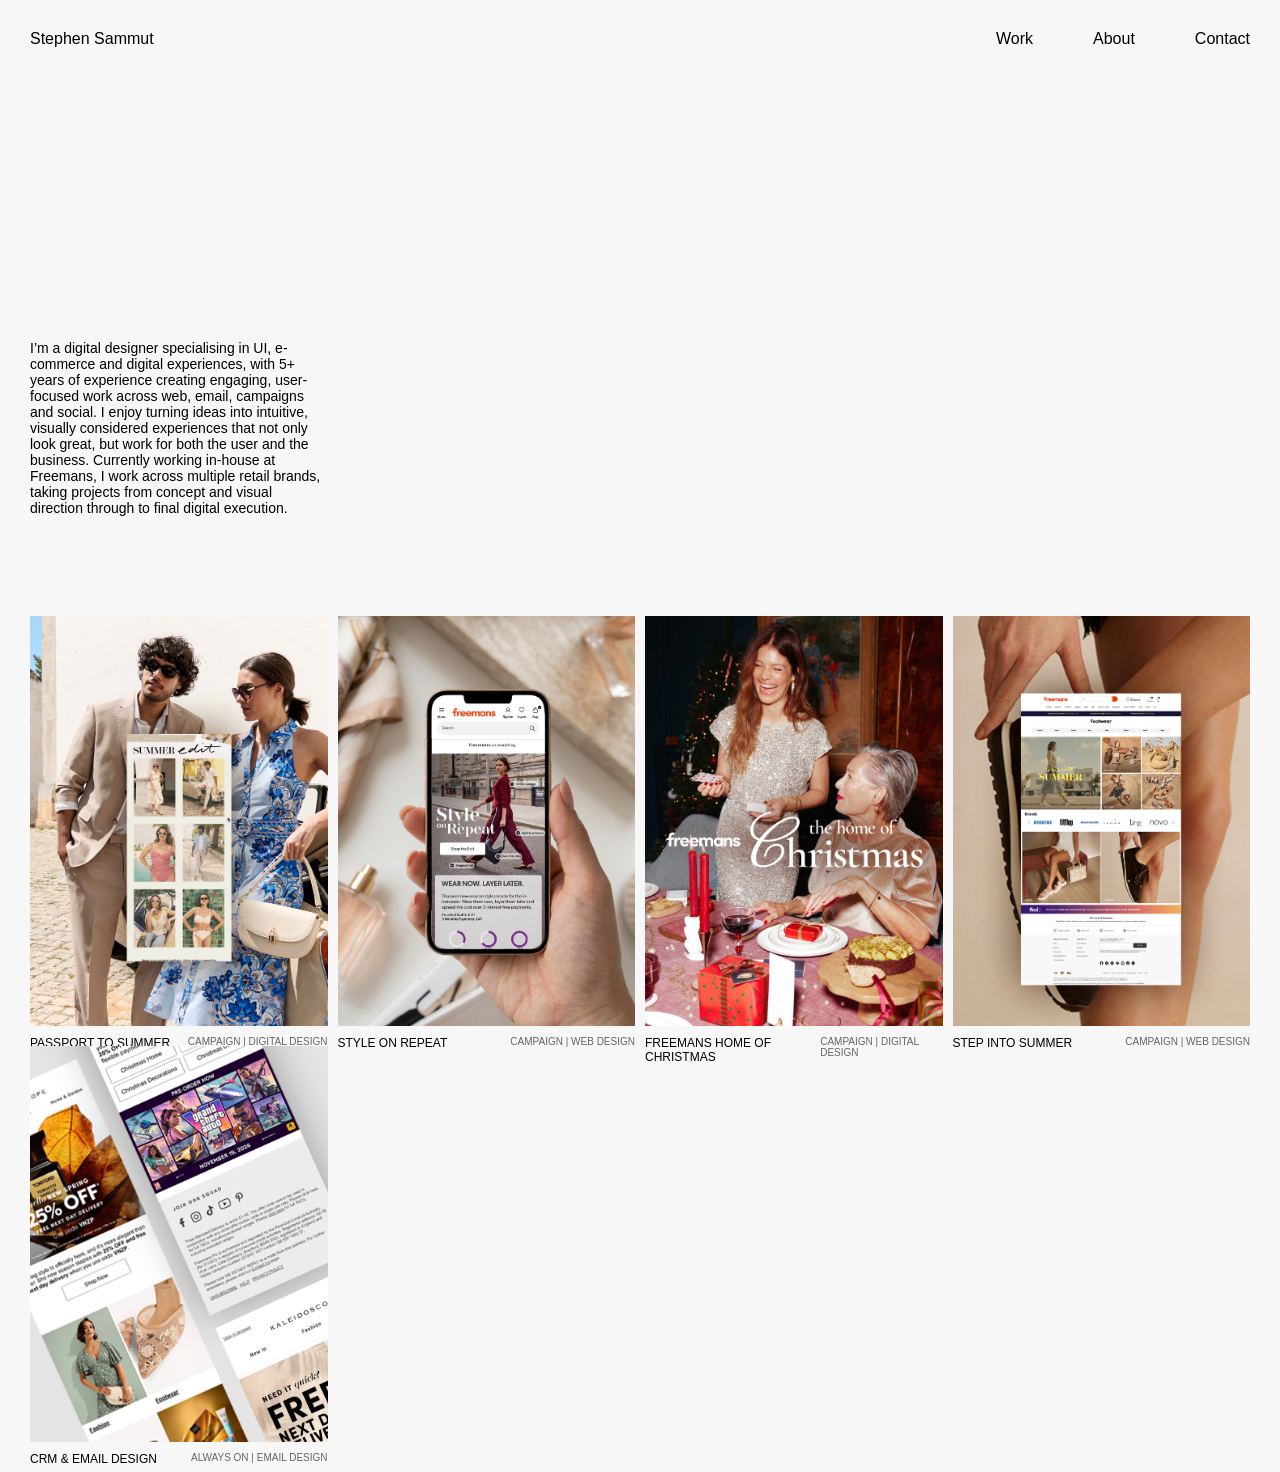
<file: Index.html>
<!DOCTYPE html>
<html lang="en">

<head>
    <meta name="viewport" content="width=device-width, initial-scale=1.0">

    <link rel="stylesheet" href="stephenSitev2.css">

    <title>Stephen Sammut | Digital Designer</title>
</head>

<body>

    <div class="webpage">

        <header class="top-homepage">

            <div class="logo">
                Stephen Sammut
            </div>

            <nav>
                <a href="#">Work</a>
                <a href="#">About</a>
                <a href="#">Contact</a>
            </nav>

        </header>

        <div class="grid-container">
          <div class="grid-container-2">
          <div class="intro-copy">
            <p>I’m a digital designer specialising in UI, e-commerce and digital experiences, with 5+ years of experience creating engaging, user-focused work across web, email, campaigns and social. I enjoy turning ideas into intuitive, visually considered experiences that not only look great, but work for both the user and the business. Currently working in-house at Freemans, I work across multiple retail brands, taking projects from concept and visual direction through to final digital execution.</p>
          </div>
          </div>
        </div>


        <main class="grid-container">

            <div class="grid-container-2">


    <div class="case-study-container">
        <img src="imgs/ProjectCard_1_PTS_v3.gif" alt="">
        <div class="project-copy-content">
        <div class="project-name">PASSPORT TO SUMMER</div>
        <div class="project-name-span">CAMPAIGN | DIGITAL DESIGN</div>
        </div>
    </div>

    <div class="case-study-container">
        <img src="imgs/ProjectCard_3_SOR.png" alt="">
        <div class="project-copy-content">
        <div class="project-name">STYLE ON REPEAT</div>
        <div class="project-name-span">CAMPAIGN | WEB DESIGN</div>
        </div>
    </div>

    <div class="case-study-container">
        <img src="imgs/ProjectCard_5_XMAS_.png" alt="">
        <div class="project-copy-content">
        <div class="project-name">FREEMANS HOME OF CHRISTMAS</div>
        <div class="project-name-span">CAMPAIGN | DIGITAL DESIGN</div>
        </div>
    </div>

     <div class="case-study-container">
        <img src="imgs/ProjectCard_2_SIS_.png" alt="">
        <div class="project-copy-content">
        <div class="project-name">STEP INTO SUMMER</div>
        <div class="project-name-span">CAMPAIGN | WEB DESIGN</div>
        </div>
    </div>

     <div class="case-study-container">
        <img src="imgs/ProjectCard_4_EMAIL.png" alt="">
        <div class="project-copy-content">
        <div class="project-name">CRM & EMAIL DESIGN</div>
        <div class="project-name-span">ALWAYS ON | EMAIL DESIGN</div>
        </div>
    </div>
    
    

   

</div>

        </main>

    </div>

</body>
</html>
</file>
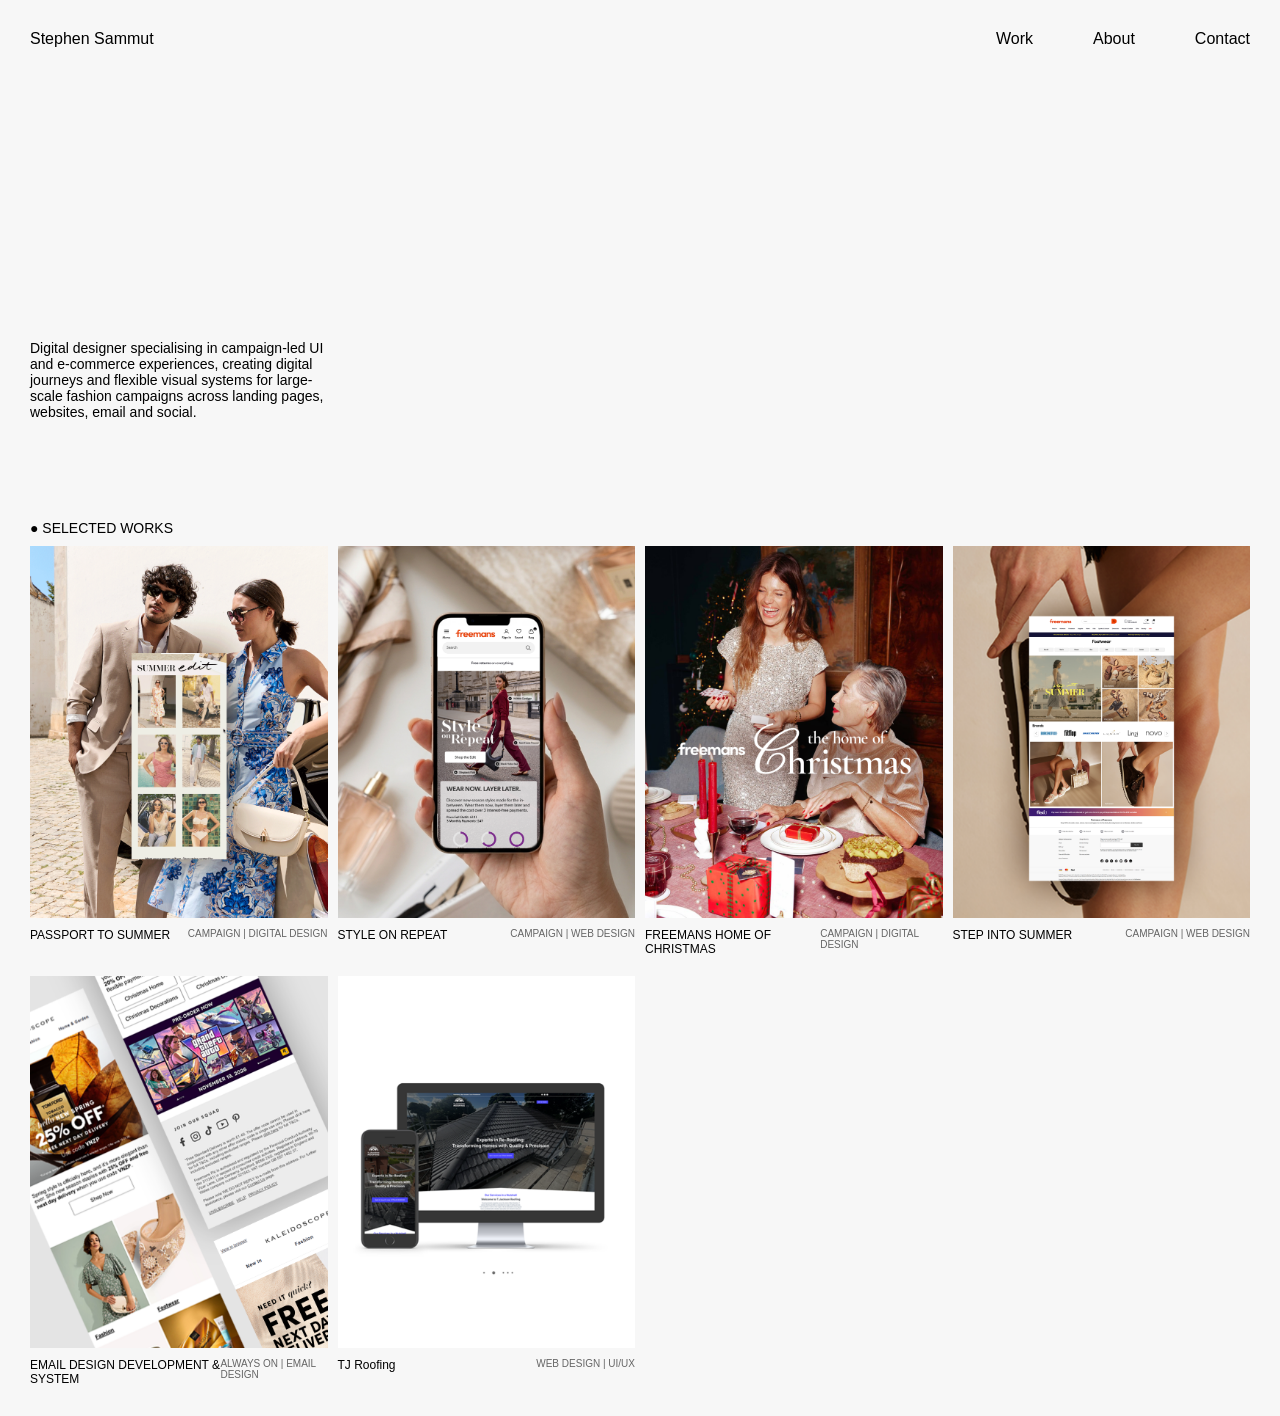
<file: index.html>
<!doctype html>
<html lang="en">
  <head>
    <meta charset="UTF-8" />
    <meta name="viewport" content="width=device-width, initial-scale=1.0" />
    <meta
      name="description"
      content="Stephen Sammut is a digital designer specialising in campaign-led UI and e-commerce experiences."
    />
    <meta name="author" content="Stephen Sammut" />
    <link rel="stylesheet" href="stephenSitev2.css" />
    <link href="https://db.onlinewebfonts.com/c/d1a580023d40c546276decde1c711e60?family=SuisseIntl-Bold" rel="stylesheet">
    <title>Stephen Sammut | Digital Designer</title>
  </head>

  <body>
    <div class="webpage">
      <header class="top-homepage">
        <div class="logo">Stephen Sammut</div>

        <button class="menu-toggle" id="menuToggle">☰</button>

        <nav id="mobileMenu">
          <a href="#">Work</a>
          <a href="#">About</a>
          <a href="#">Contact</a>
        </nav>
      </header>

      <div class="grid-container">
        <div class="grid-container-2">
          <div class="intro-copy">
            <p>
             Digital designer specialising in campaign-led UI and e-commerce experiences, creating digital journeys and flexible visual systems for large-scale fashion campaigns across landing pages, websites, email and social.

            </p>
          </div>

        </div>
      </div>
 <div class="intro-copy" style="padding-bottom: 10px; padding-left: 10px;">
            <p>
              ● SELECTED WORKS

            </p>
          </div>
      <main class="grid-container">
        <div class="grid-container-2">
          <div class="case-study-container">
            <a href="PassporttosummerCasestudy.html">
              <img src="imgs/ProjectCard_1_PTS_v3.gif" alt="" />
            </a>
            <div class="project-copy-content">
              <div class="project-name">PASSPORT TO SUMMER</div>
              <div class="project-name-span">CAMPAIGN | DIGITAL DESIGN</div>
            </div>
          </div>

          <div class="case-study-container">
            <a href="styleonrepeat.html">
              <img src="imgs/ProjectCard_3_SOR.png" alt="" />
            </a>
            <div class="project-copy-content">
              <div class="project-name">STYLE ON REPEAT</div>
              <div class="project-name-span">CAMPAIGN | WEB DESIGN</div>
            </div>
          </div>

          <div class="case-study-container">
            <a href="Christmas.html">
              <img src="imgs/ProjectCard_5_XMAS_.png" alt="" />
            </a>
            <div class="project-copy-content">
              <div class="project-name">FREEMANS HOME OF CHRISTMAS</div>
              <div class="project-name-span">CAMPAIGN | DIGITAL DESIGN</div>
            </div>
          </div>

          <div class="case-study-container">
            <a href="stepintosummer.html">
              <img src="imgs/ProjectCard_2_SIS_.png" alt="" />
            </a>
            <div class="project-copy-content">
              <div class="project-name">STEP INTO SUMMER</div>
              <div class="project-name-span">CAMPAIGN | WEB DESIGN</div>
            </div>
          </div>

          <div class="case-study-container">
            <a href="Crmemailcasestudy.html">
              <img src="imgs/ProjectCard_4_EMAIL.png" alt="" />
            </a>
            <div class="project-copy-content">
              <div class="project-name">EMAIL DESIGN DEVELOPMENT & SYSTEM</div>
              <div class="project-name-span">ALWAYS ON | EMAIL DESIGN</div>
            </div>
          </div>

           <div class="case-study-container">
            <a href="tjroofing.html">
              <img src="imgs/ProjectCard_6_TJ_.png" alt="" />
            </a>
            <div class="project-copy-content">
              <div class="project-name">TJ Roofing</div>
              <div class="project-name-span">WEB DESIGN | UI/UX</div>
            </div>
          </div>
        </div>
      </main>
    </div>
    <script src="script.js"></script>
   
  </body>
</html>
</file>
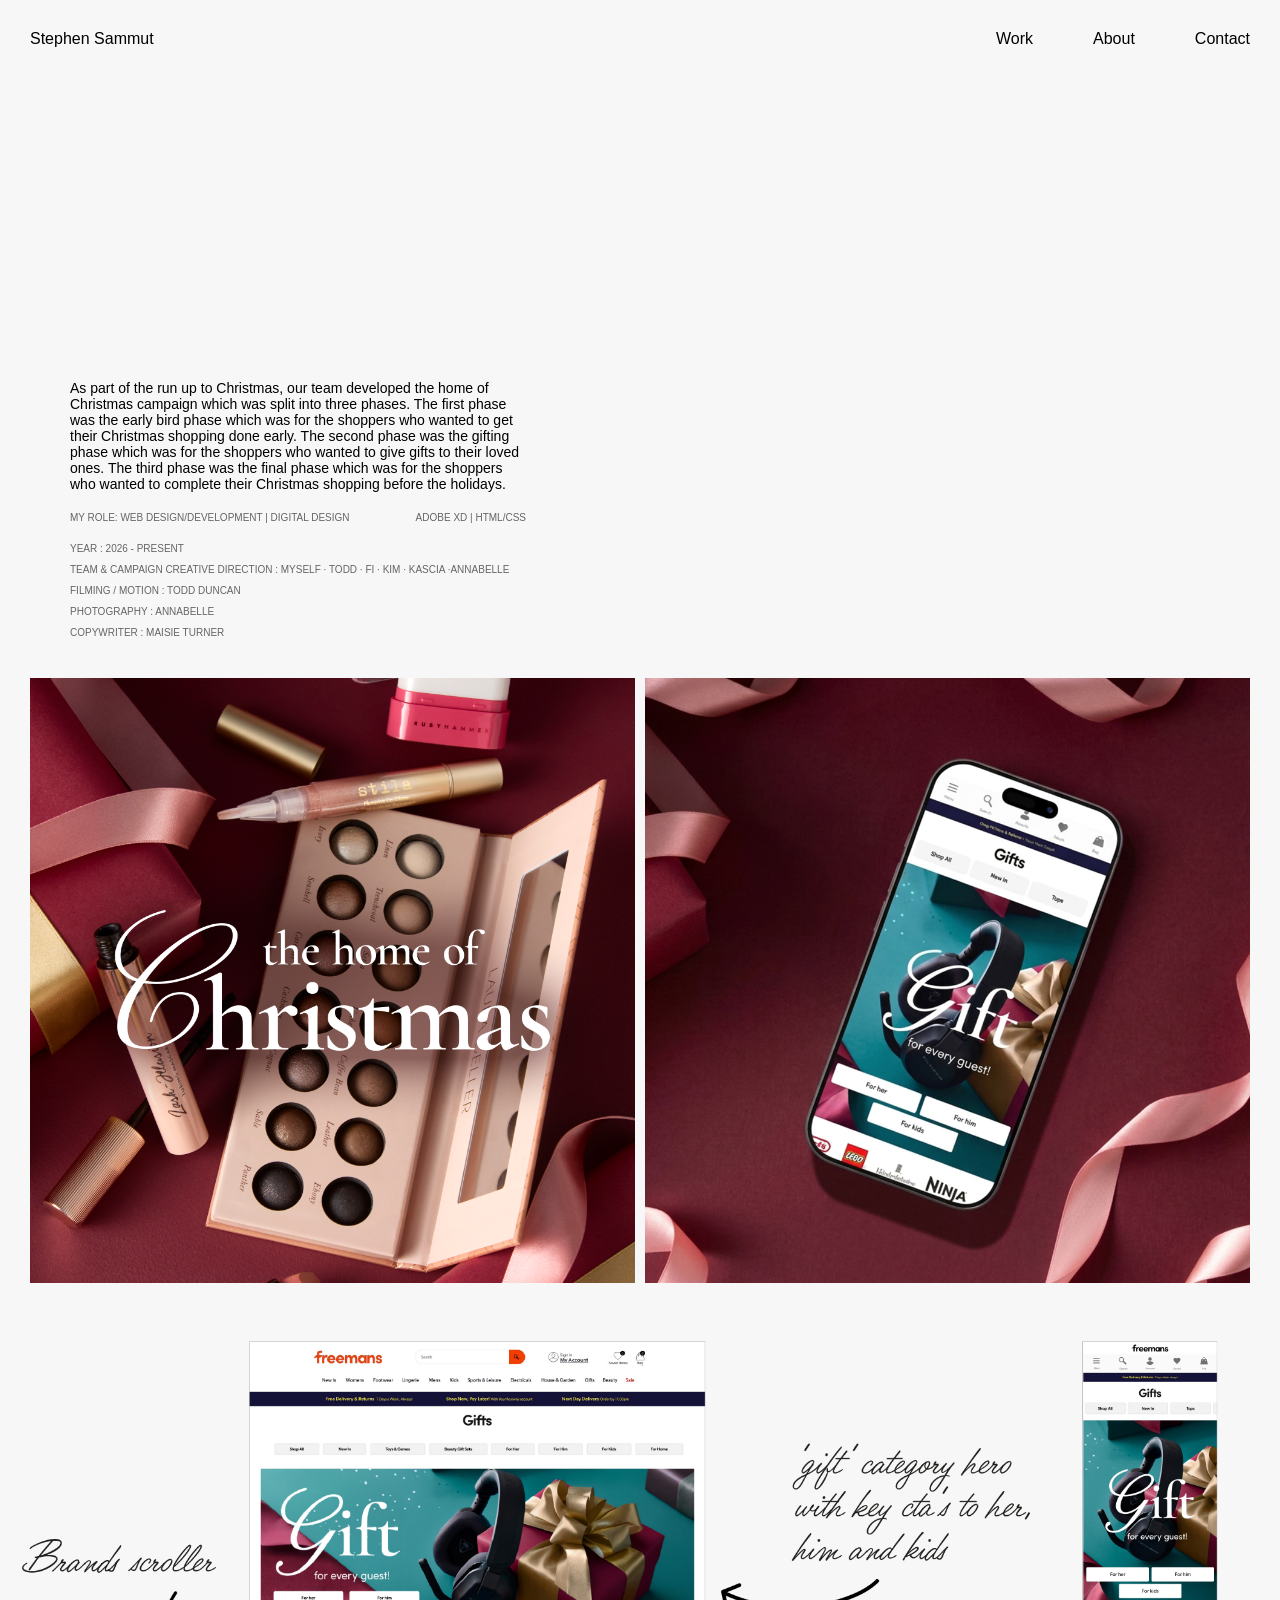
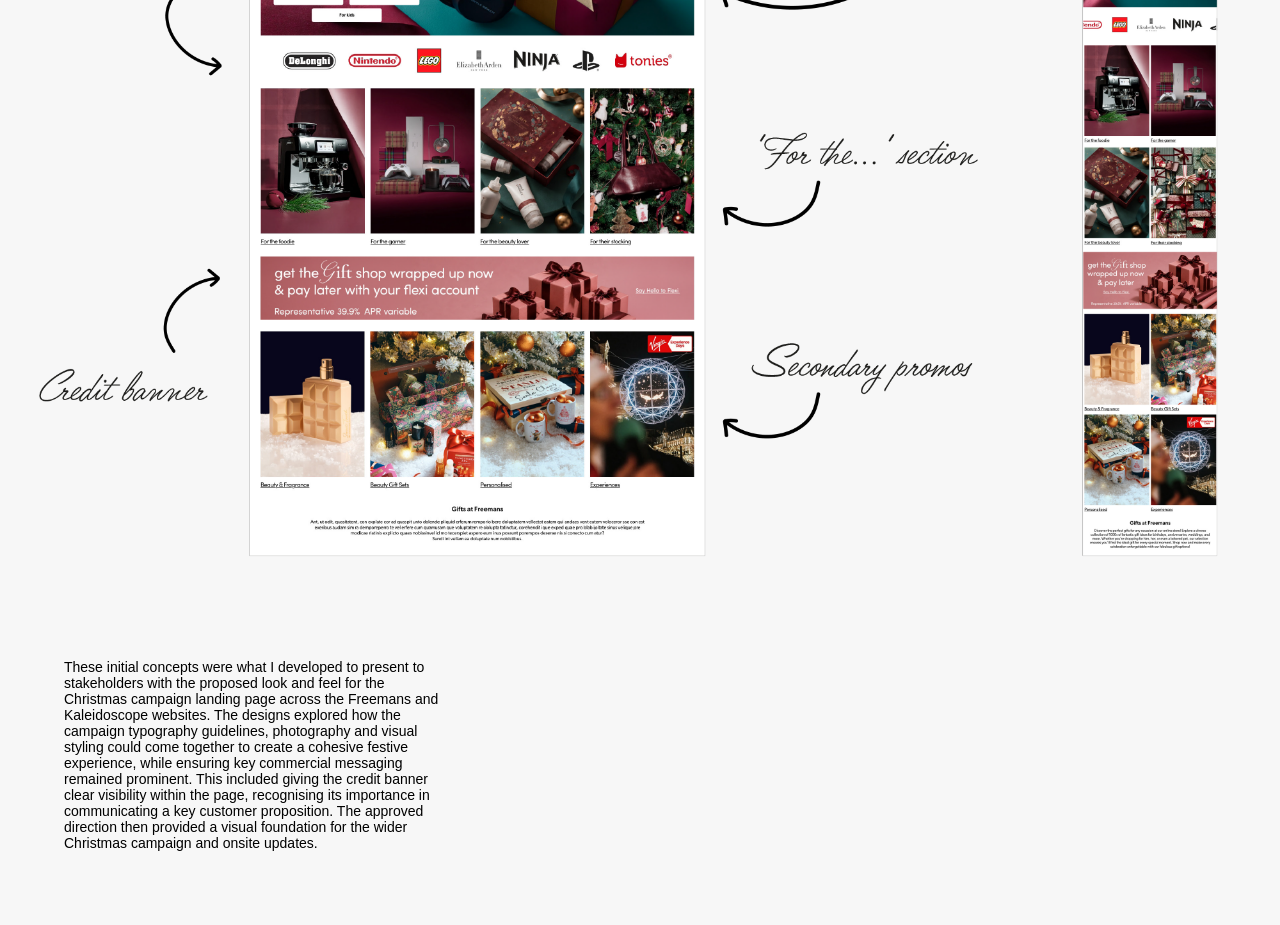
<file: Christmas.html>
<!DOCTYPE html>
<html lang="en">

<head>
    <meta charset="UTF-8">

    <meta name="viewport" content="width=device-width, initial-scale=1.0">

    <meta name="description"
        content="Stephen Sammut is a digital designer specialising in campaign-led UI and e-commerce experiences.">

    <meta name="author" content="Stephen Sammut">

    <link rel="stylesheet" href="stephenSitev2.css">


    <title>Stephen Sammut | Digital Designer</title>
</head>

<body>
    <div class="webpage">
        <header class="top-homepage">

            <a href="index.html">
                <div class="logo">
                    Stephen Sammut
                </div>
            </a>

            <button class="menu-toggle" id="menuToggle">
                ☰
            </button>

            <nav id="mobileMenu">
                <a href="#">Work</a>
                <a href="#">About</a>
                <a href="#">Contact</a>
            </nav>

        </header>

        <div class="top-homepage new-row">
            <div class="grid-container">
                <div class="grid-container-2 column-layout">
                    <div class="intro-copy case-study-intro">
                        <p>As part of the run up to Christmas, our team developed the home of Christmas campaign which
                            was split
                            into three phases. The first phase was the early bird phase which was for the shoppers who
                            wanted to get their Christmas shopping done early. The second phase was the gifting phase
                            which was for the shoppers who wanted to give gifts to their loved ones. The third phase was
                            the final phase which was for the shoppers who wanted to complete their Christmas shopping
                            before the holidays.</p>
                    </div>
                    <div class="project-copy-content">
                        <div class="project-name-span">MY ROLE: WEB DESIGN/DEVELOPMENT | DIGITAL DESIGN</div>
                        <div class="project-name-span">ADOBE XD | HTML/CSS </div>
                    </div>
                    <div class="copy-stacked">
                        <div class="project-name-span">YEAR : 2026 - PRESENT</div>
                        <div class="project-name-span">TEAM & CAMPAIGN CREATIVE DIRECTION : MYSELF · TODD · FI · KIM ·
                            KASCIA ·ANNABELLE</div>
                        <div class="project-name-span">FILMING / MOTION : TODD DUNCAN</div>
                        <div class="project-name-span">PHOTOGRAPHY : ANNABELLE</div>
                        <div class="project-name-span">COPYWRITER : MAISIE TURNER </div>
                    </div>
                </div>
            </div>
        </div>
        <!-- Your case study content goes here -->

        <main class="grid-container">
            <div class="grid-container-2 two-column-layout">
                <div class="case-study-container">
                    <img src="xmas/Static_with_lockup.png" loading="lazy" alt="">
                </div>
                <div class="case-study-container">
                    <img src="xmas/iPhone_Mockup_3_Gifting.jpg" loading="lazy" alt="">
                </div>
                    
                </div>
            </div>
                <div class="case-study-container">
                    <img src="xmas/Gifting_LP_concept_.png" loading="lazy" alt="">
                </div>
                <div class="case-study-container">
                    <div class="intro-copy case-study-intro new-row">
                       <p>These initial concepts were what I developed to present to stakeholders with the proposed look and feel for the Christmas campaign landing page across the Freemans and Kaleidoscope websites. The designs explored how the campaign typography guidelines, photography and visual styling could come together to create a cohesive festive experience, while ensuring key commercial messaging remained prominent. This included giving the credit banner clear visibility within the page, recognising its importance in communicating a key customer proposition. The approved direction then provided a visual foundation for the wider Christmas campaign and onsite updates.  </p>
                    
                </div>
                
        </main>
         

        <script src="script.js"></script>
</body>

</html>
</file>
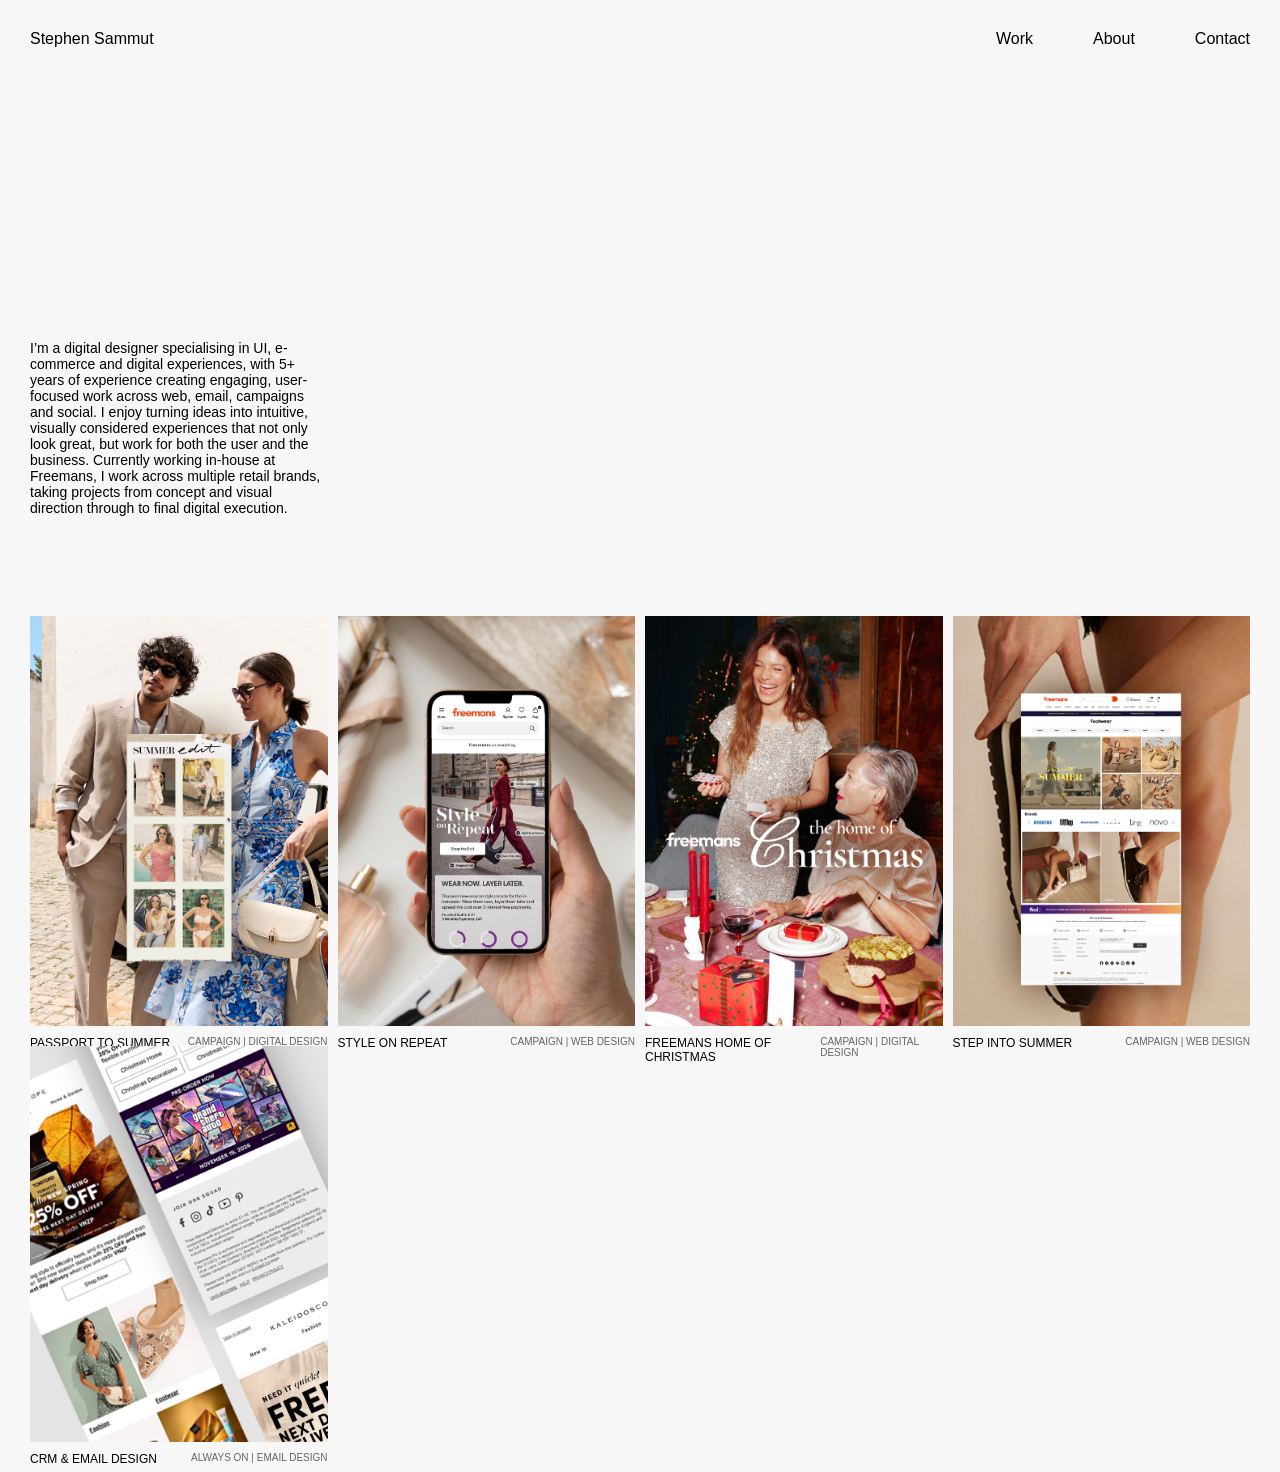
<file: newWebsite.html>
<!DOCTYPE html>
<html lang="en">

<head>
    <meta name="viewport" content="width=device-width, initial-scale=1.0">

    <link rel="stylesheet" href="stephenSitev2.css">

    <title>Stephen Sammut | Digital Designer</title>
</head>

<body>

    <div class="webpage">

        <header class="top-homepage">

            <div class="logo">
                Stephen Sammut
            </div>

            <nav>
                <a href="#">Work</a>
                <a href="#">About</a>
                <a href="#">Contact</a>
            </nav>

        </header>

        <div class="grid-container">
          <div class="grid-container-2">
          <div class="intro-copy">
            <p>I’m a digital designer specialising in UI, e-commerce and digital experiences, with 5+ years of experience creating engaging, user-focused work across web, email, campaigns and social. I enjoy turning ideas into intuitive, visually considered experiences that not only look great, but work for both the user and the business. Currently working in-house at Freemans, I work across multiple retail brands, taking projects from concept and visual direction through to final digital execution.</p>
          </div>
          </div>
        </div>


        <main class="grid-container">

            <div class="grid-container-2">


    <div class="case-study-container">
        <img src="imgs/ProjectCard_1_PTS_v3.gif" alt="">
        <div class="project-copy-content">
        <div class="project-name">PASSPORT TO SUMMER</div>
        <div class="project-name-span">CAMPAIGN | DIGITAL DESIGN</div>
        </div>
    </div>

    <div class="case-study-container">
        <img src="imgs/ProjectCard_3_SOR.png" alt="">
        <div class="project-copy-content">
        <div class="project-name">STYLE ON REPEAT</div>
        <div class="project-name-span">CAMPAIGN | WEB DESIGN</div>
        </div>
    </div>

    <div class="case-study-container">
        <img src="imgs/ProjectCard_5_XMAS_.png" alt="">
        <div class="project-copy-content">
        <div class="project-name">FREEMANS HOME OF CHRISTMAS</div>
        <div class="project-name-span">CAMPAIGN | DIGITAL DESIGN</div>
        </div>
    </div>

     <div class="case-study-container">
        <img src="imgs/ProjectCard_2_SIS_.png" alt="">
        <div class="project-copy-content">
        <div class="project-name">STEP INTO SUMMER</div>
        <div class="project-name-span">CAMPAIGN | WEB DESIGN</div>
        </div>
    </div>

     <div class="case-study-container">
        <img src="imgs/ProjectCard_4_EMAIL.png" alt="">
        <div class="project-copy-content">
        <div class="project-name">CRM & EMAIL DESIGN</div>
        <div class="project-name-span">ALWAYS ON | EMAIL DESIGN</div>
        </div>
    </div>
    
    

   

</div>

        </main>

    </div>

</body>
</html>
</file>
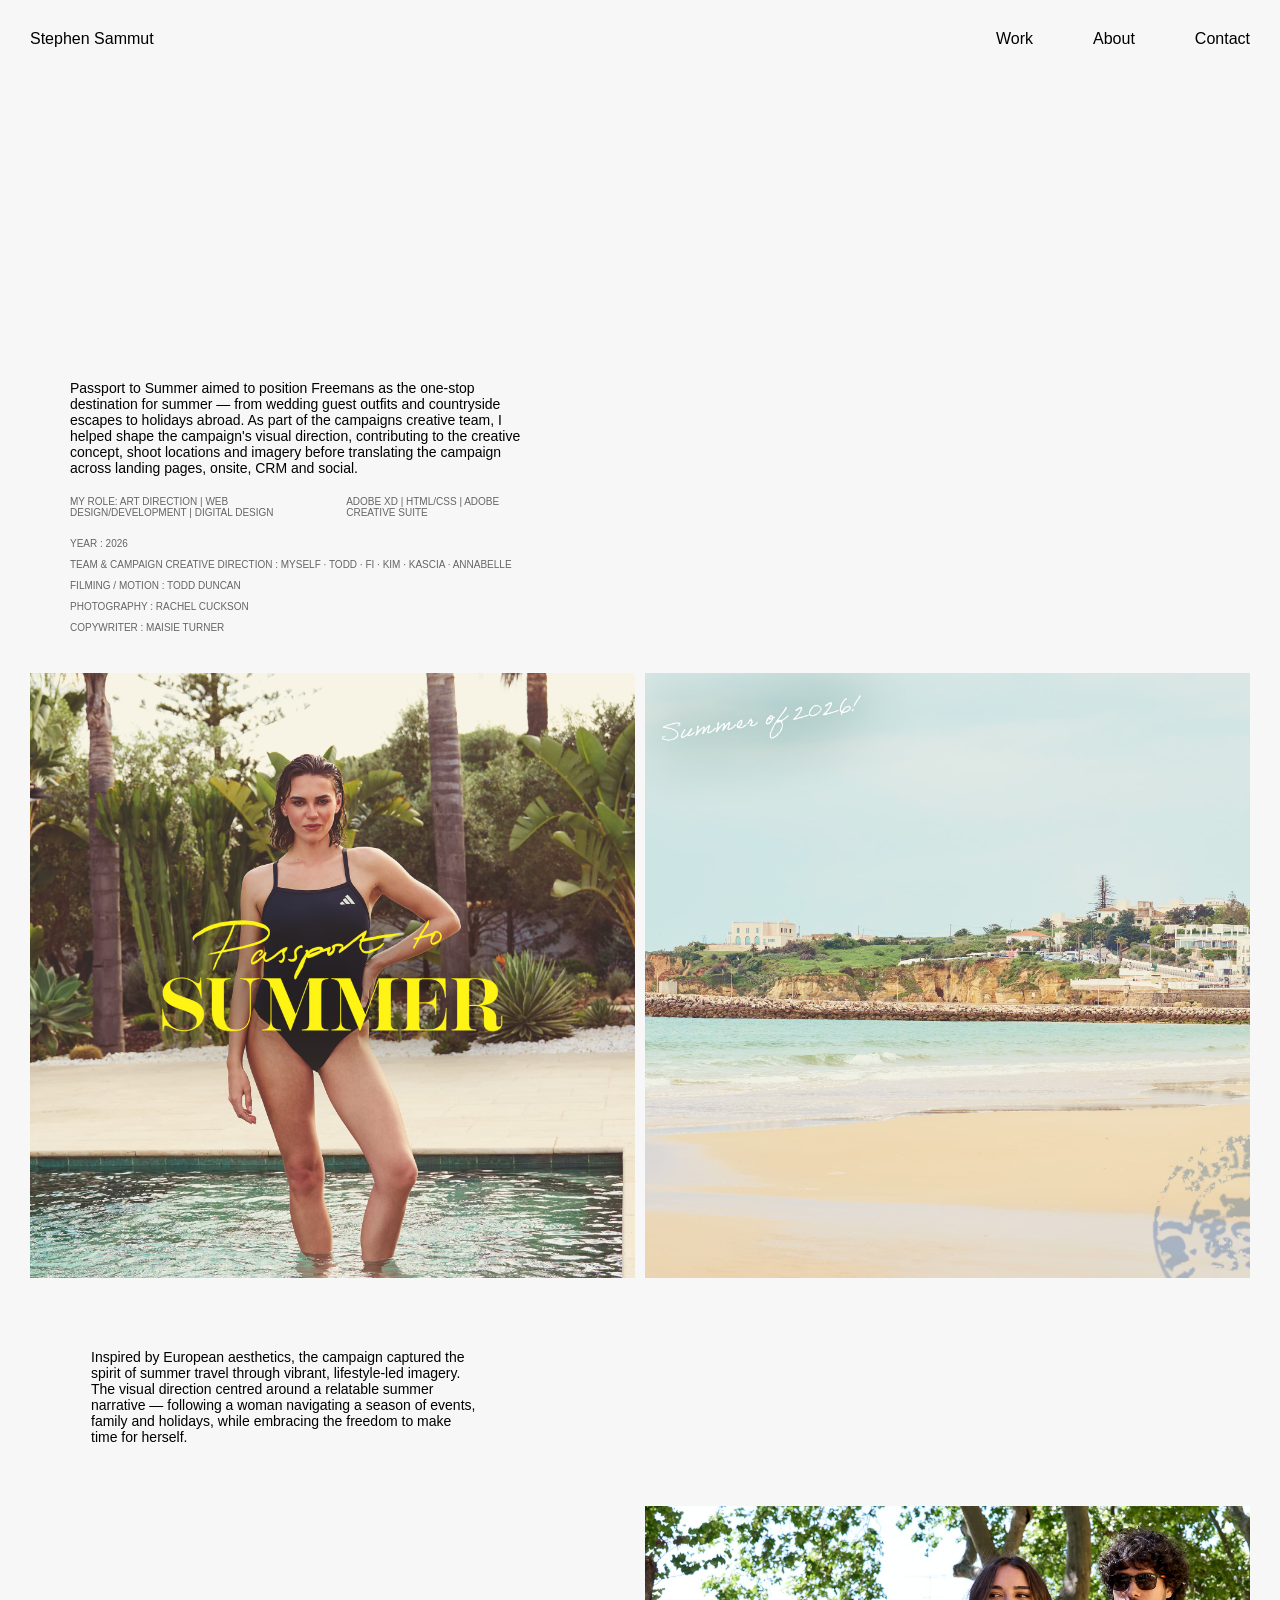
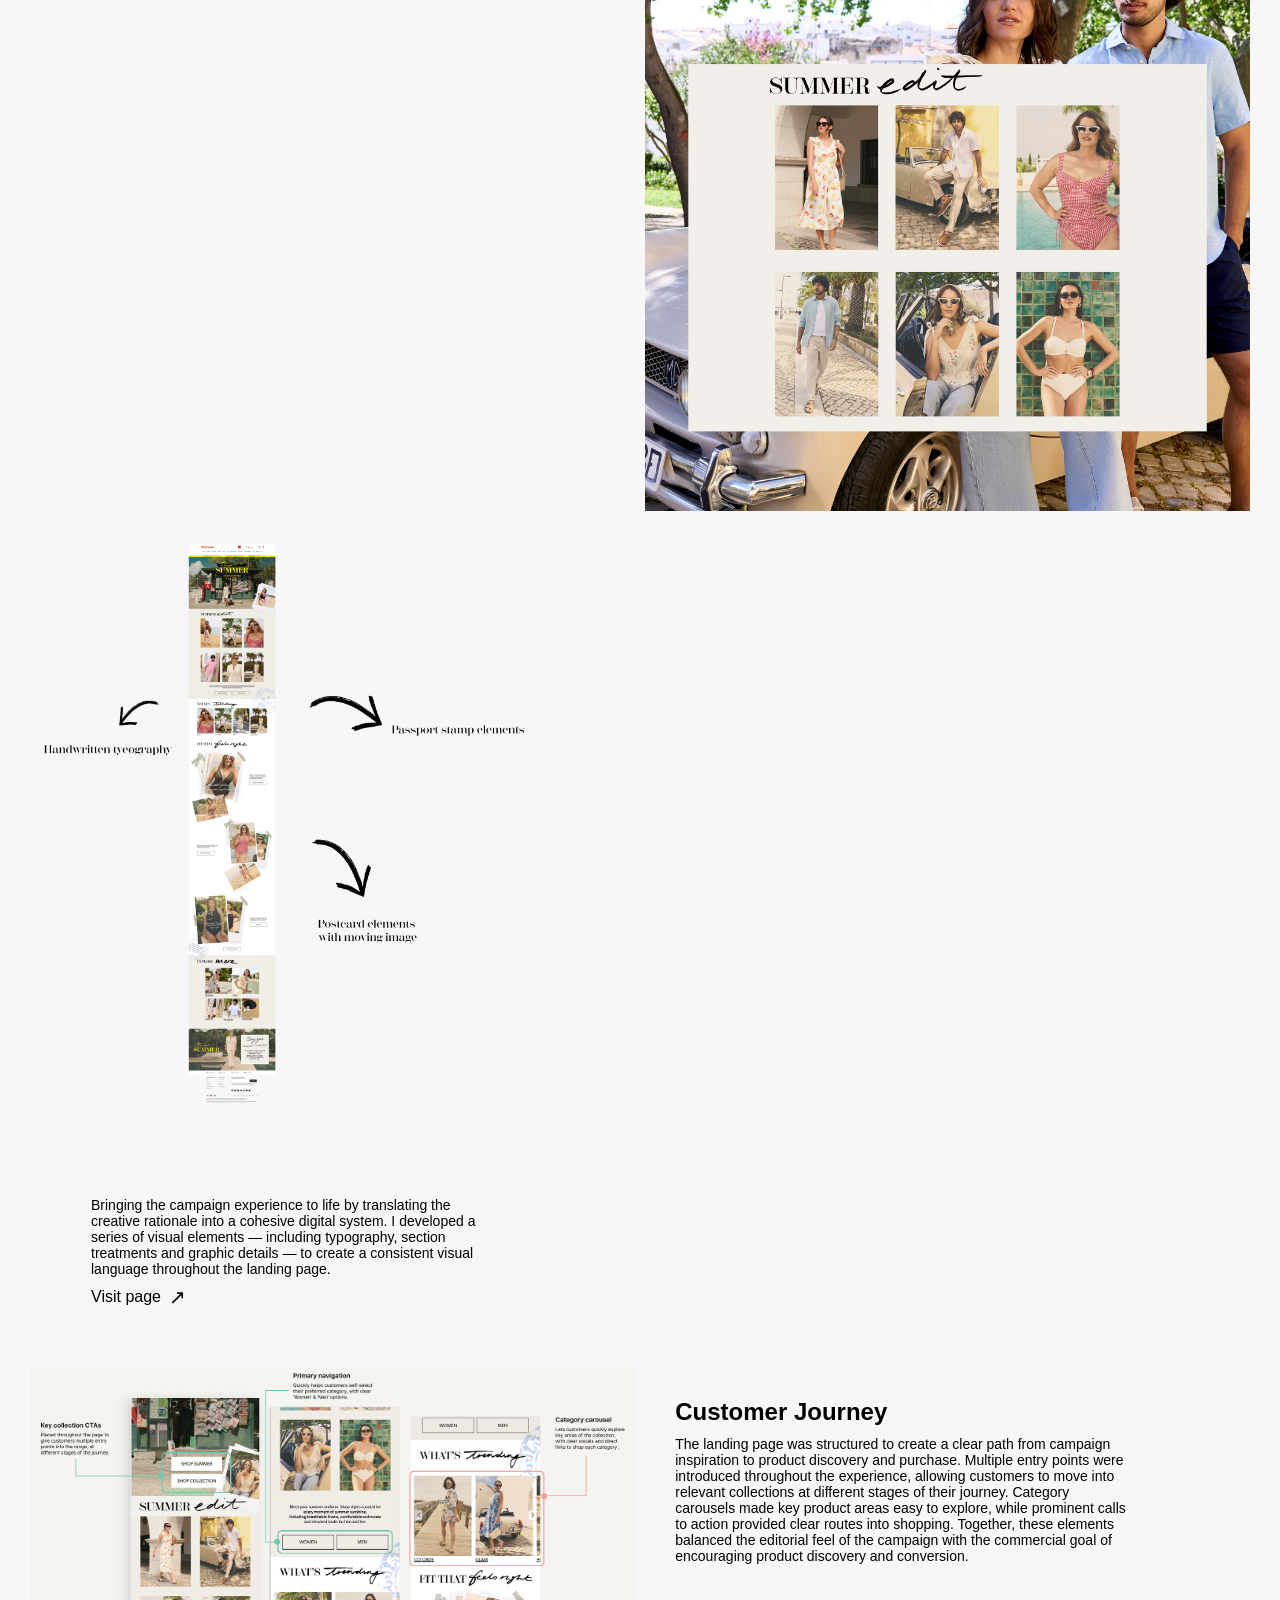
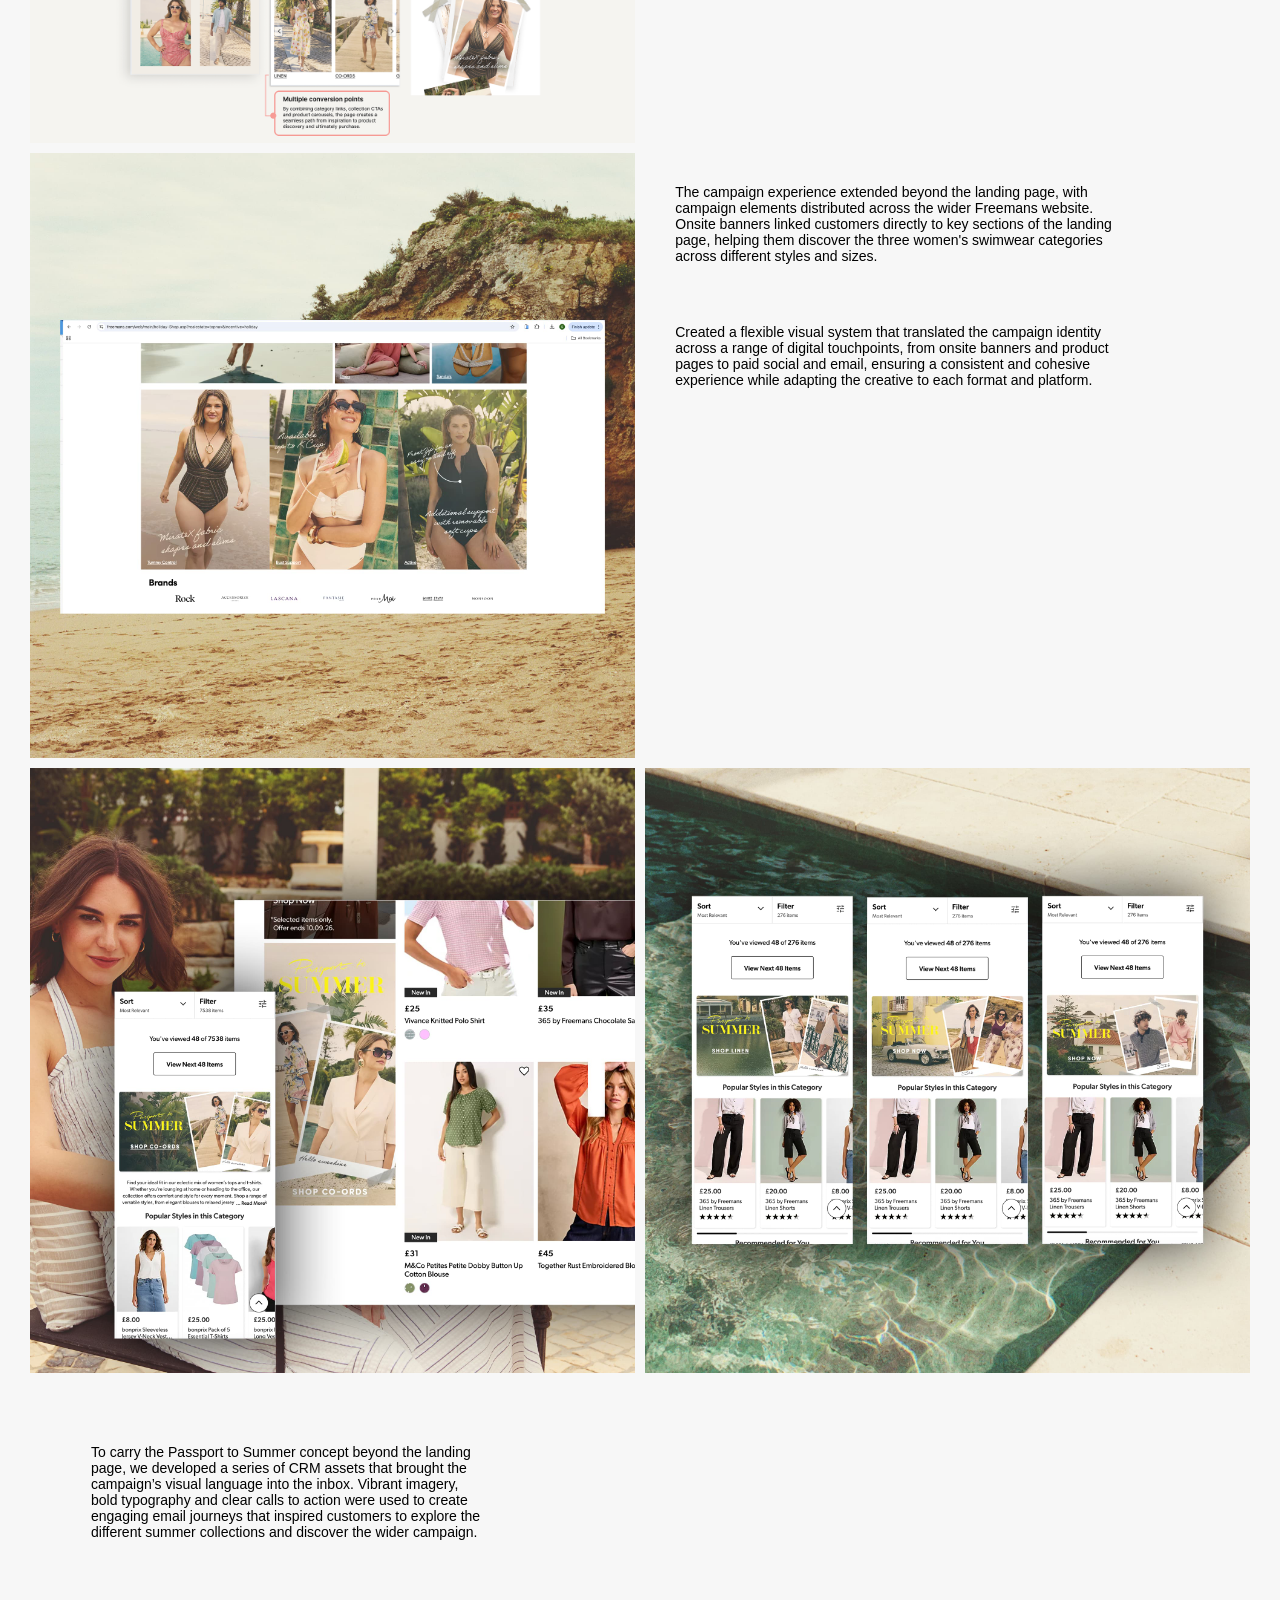
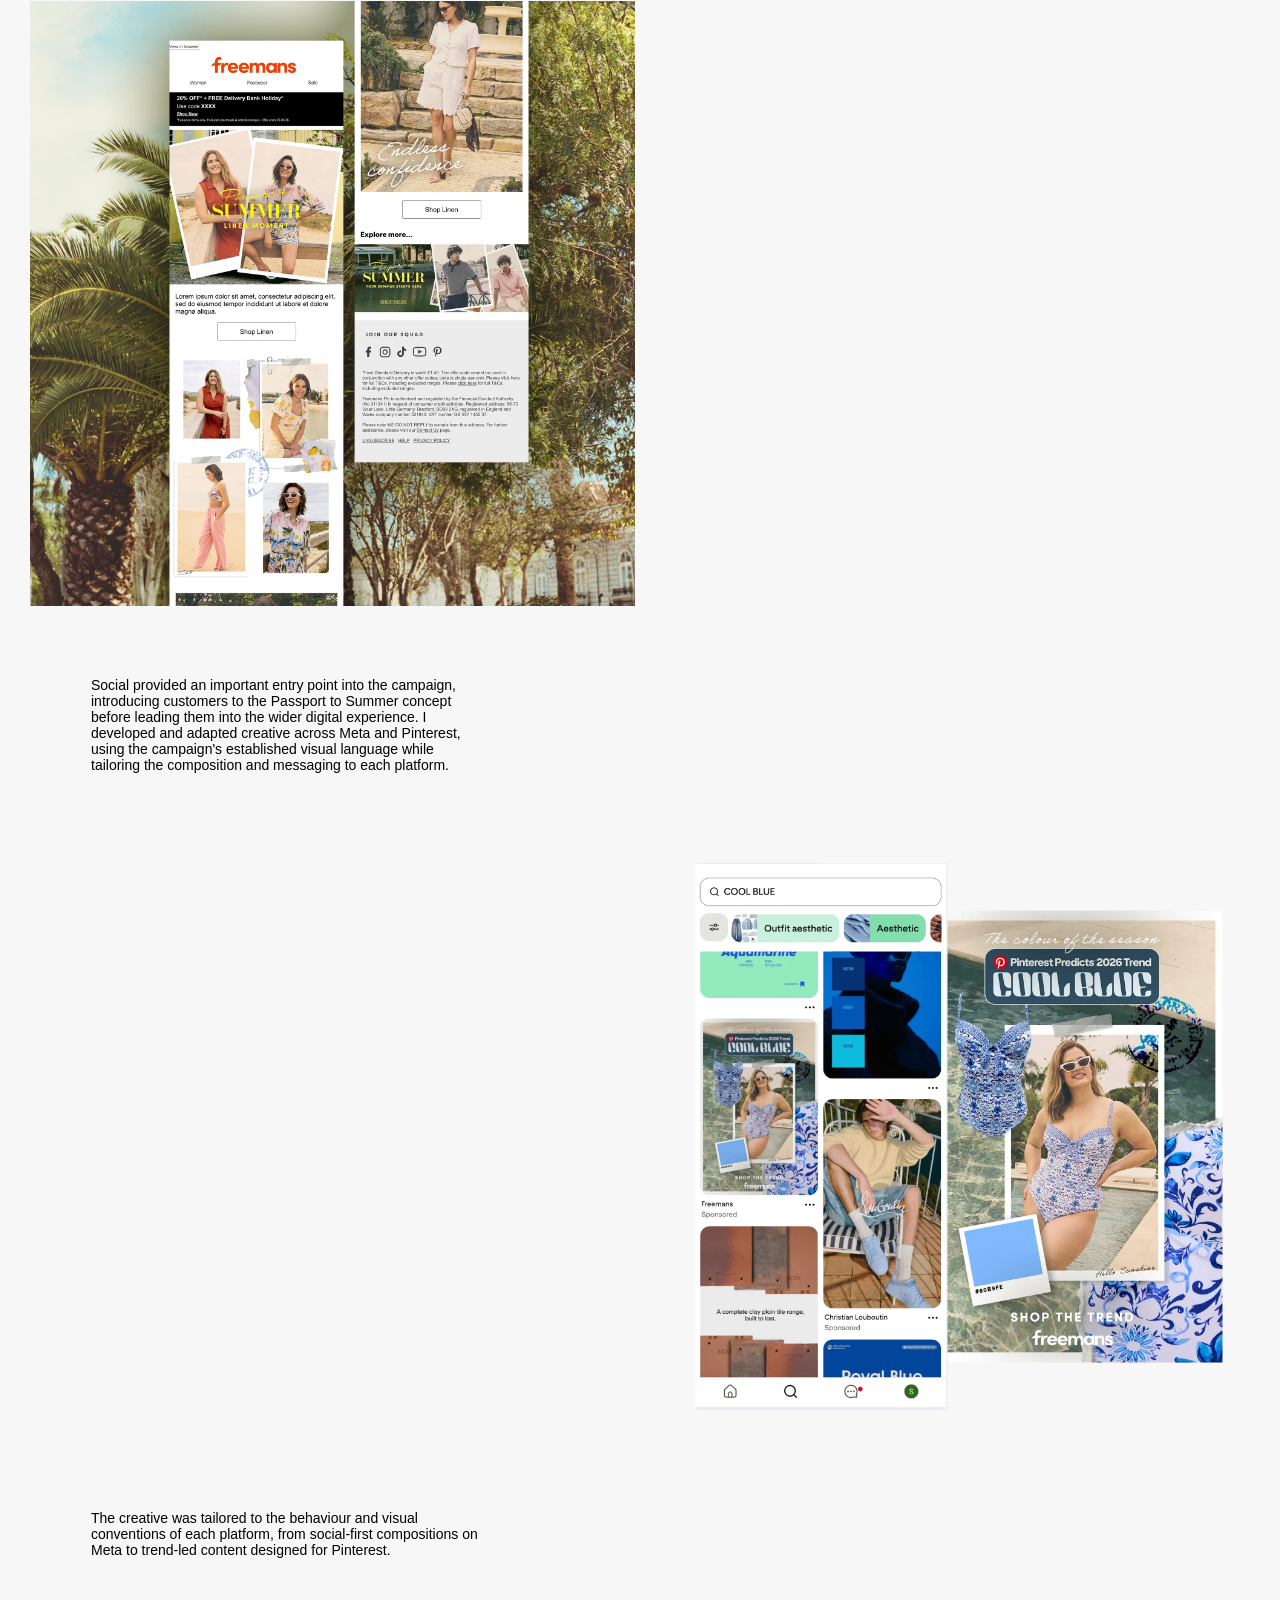
<file: PassporttosummerCasestudy.html>
<!DOCTYPE html>
<html lang="en">

<head>
  <meta charset="UTF-8">

  <meta name="viewport" content="width=device-width, initial-scale=1.0">

  <meta name="description"
    content="Stephen Sammut is a digital designer specialising in campaign-led UI and e-commerce experiences.">

  <meta name="author" content="Stephen Sammut">

  <link rel="stylesheet" href="stephenSitev2.css">


  <title>Stephen Sammut | Digital Designer</title>
</head>

<body>
  <div class="webpage">
    <header class="top-homepage">

      <a href="index.html">
        <div class="logo">
          Stephen Sammut
        </div>
      </a>

      <button class="menu-toggle" id="menuToggle">
        ☰
      </button>

      <nav id="mobileMenu">
        <a href="#">Work</a>
        <a href="#">About</a>
        <a href="#">Contact</a>
      </nav>

    </header>

    <div class="top-homepage new-row">
      <div class="grid-container">
        <div class="grid-container-2 column-layout">
          <div class="intro-copy case-study-intro">
            <p>Passport to Summer aimed to position Freemans as the one-stop destination for summer — from wedding guest
              outfits and countryside escapes to holidays abroad. As part of the campaigns creative team, I helped shape
              the campaign's visual direction, contributing to the creative concept, shoot locations and imagery before
              translating the campaign across landing pages, onsite, CRM and social.</p>
          </div>
          <div class="project-copy-content">
            <div class="project-name-span">MY ROLE: ART DIRECTION | WEB DESIGN/DEVELOPMENT | DIGITAL DESIGN</div>
            <div class="project-name-span">ADOBE XD | HTML/CSS | ADOBE CREATIVE SUITE</div>
          </div>
          <div class="copy-stacked">
            <div class="project-name-span">YEAR : 2026</div>
            <div class="project-name-span">TEAM & CAMPAIGN CREATIVE DIRECTION : MYSELF · TODD · FI · KIM · KASCIA ·
              ANNABELLE</div>
            <div class="project-name-span">FILMING / MOTION : TODD DUNCAN</div>
            <div class="project-name-span">PHOTOGRAPHY : RACHEL CUCKSON</div>
            <div class="project-name-span">COPYWRITER : MAISIE TURNER </div>
          </div>
        </div>
      </div>
    </div>
    <!-- Your case study content goes here -->

    <main class="grid-container">
      <div class="grid-container-2 two-column-layout">
        <div class="case-study-container">
          <img src="imgs/PTS_LocKUP_mockup_2.jpg" loading="lazy" alt="">
        </div>
        <div class="case-study-container">
          <img src="imgs/PTS_BACKGROUND_mockup_1.jpg" loading="lazy" alt="">
        </div>
      </div>
      <div class="intro-copy case-study-intro new-row">
        <p>Inspired by European aesthetics, the campaign captured the spirit of summer travel through vibrant,
          lifestyle-led imagery. The visual direction centred around a relatable summer narrative — following a woman
          navigating a season of events, family and holidays, while embracing the freedom to make time for herself.</p>
      </div>
      <div class="grid-container-2 two-column-layout">
        <div class="case-study-container">

          <video class="video" autoplay muted loop playsinline>
            <source src="imgs/PTS_mobile_mockup_2.mp4" type="video/mp4">
          </video>
        </div>
        <div class="case-study-container">
          <img src="imgs/PTS_DT_mockup_1.jpg" loading="lazy" alt="">
        </div>
      </div>
      <div class="grid-container-2 two-column-layout">
        <div class="case-study-container">
          <img src="imgs/PTS_DT_mockup_annotated.png" loading="lazy" alt="">
        </div>

        <div class="case-study-container">
          <video class="video" autoplay muted loop playsinline>
            <source src="imgs/PTS_DT_mockup_1.mp4" type="video/mp4">
          </video>
        </div>
      </div>
      <div class="intro-copy case-study-intro new-row">
        <p>Bringing the campaign experience to life by translating the creative rationale into a cohesive digital
          system. I developed a series of visual elements — including typography, section treatments and graphic details
          — to create a consistent visual language throughout the landing page. </p>
        <a href="https://www.freemans.com/web/main/passporttosummer.asp" target="_blank" rel="noopener noreferrer"
          class="case-study-link">
          <span>Visit page</span>
          <span class="arrow">↗</span>
        </a>

      </div>

      <div class="grid-container-2 two-column-layout ">
        <div class="case-study-container">
          <img src="imgs/PTS_Customerjourney_annotated_.png" loading="lazy" alt="">
        </div>
        <div class="intro-copy case-study-intro new-row">
          <h2>Customer Journey</h2>
          <p>The landing page was structured to create a clear path from campaign inspiration to product discovery and purchase. Multiple entry points were introduced throughout the experience, allowing customers to move into relevant collections at different stages of their journey. Category carousels made key product areas easy to explore, while prominent calls to action provided clear routes into shopping. Together, these elements balanced the editorial feel of the campaign with the commercial goal of encouraging product discovery and conversion.
          </p>
        </div>
      </div>

      <div class="grid-container-2 two-column-layout ">
        <div class="case-study-container">
          <img src="imgs/PTS_DT_mockup_banner_womensLP.jpg" loading="lazy" alt="">
        </div>
        <div class="case-study-container">
          <div class="intro-copy case-study-intro new-row">
            <p> The campaign experience extended beyond the landing page, with campaign elements distributed across the
              wider Freemans website. Onsite banners linked customers directly to key sections of the landing page,
              helping them discover the three women's swimwear categories across different styles and sizes. </p>

          </div>
          <div class="intro-copy case-study-intro new-row centered-text">
            <p> Created a flexible visual system that translated the campaign identity across a range of digital
              touchpoints, from onsite banners and product pages to paid social and email, ensuring a consistent and
              cohesive experience while adapting the creative to each format and platform.</p>

          </div>

        </div>

      </div>
      <div class="grid-container-2 two-column-layout ">
        <div class="case-study-container">

          <img src="imgs/PTS_DT_mockup_LEFTnAV.jpg" loading="lazy" alt="">

        </div>
        <div class="case-study-container">
          <img src="imgs/PTS_DT_mockup_PLP.jpg" loading="lazy" alt="">
        </div>

      </div>
      <div class="intro-copy case-study-intro new-row">
        <p>To carry the Passport to Summer concept beyond the landing page, we developed a series of CRM assets that
          brought the campaign’s visual language into the inbox. Vibrant imagery, bold typography and clear calls to
          action were used to create engaging email journeys that inspired customers to explore the different summer
          collections and discover the wider campaign.</p>
      </div>
      <div class="grid-container-2 two-column-layout ">
        <div class="case-study-container">

          <img src="imgs/PTS_email_linen_mockup_.jpg" loading="lazy" alt="">

        </div>
        <video class="video" autoplay muted loop playsinline>
          <source src="imgs/PTS_email_launch_mockup_1.mp4" type="video/mp4">
        </video>

      </div>
      <div class="padding"></div>
      <div class="intro-copy case-study-intro new-row">
        <p>Social provided an important entry point into the campaign, introducing customers to the Passport to Summer
          concept before leading them into the wider digital experience. I developed and adapted creative across Meta
          and Pinterest, using the campaign's established visual language while tailoring the composition and messaging
          to each platform.</p>
      </div>
      <div class="grid-container-2 two-column-layout ">

        <video class="video" autoplay muted loop playsinline>
          <source src="imgs/PTS_organicSocial_mockup_.mp4" type="video/mp4">
        </video>
        <div class="case-study-container">

          <img src="imgs/PTS_pinterest_mockup_1.webp" loading="lazy" alt="">

        </div>

      </div>
      <div class="intro-copy case-study-intro new-row">
        <p>The creative was tailored to the behaviour and visual conventions of each platform, from social-first
          compositions on Meta to trend-led content designed for Pinterest.</p>
      </div>

  </div>
  </main>
  </div>
  <script src="script.js"></script>
</body>

</html>
</file>
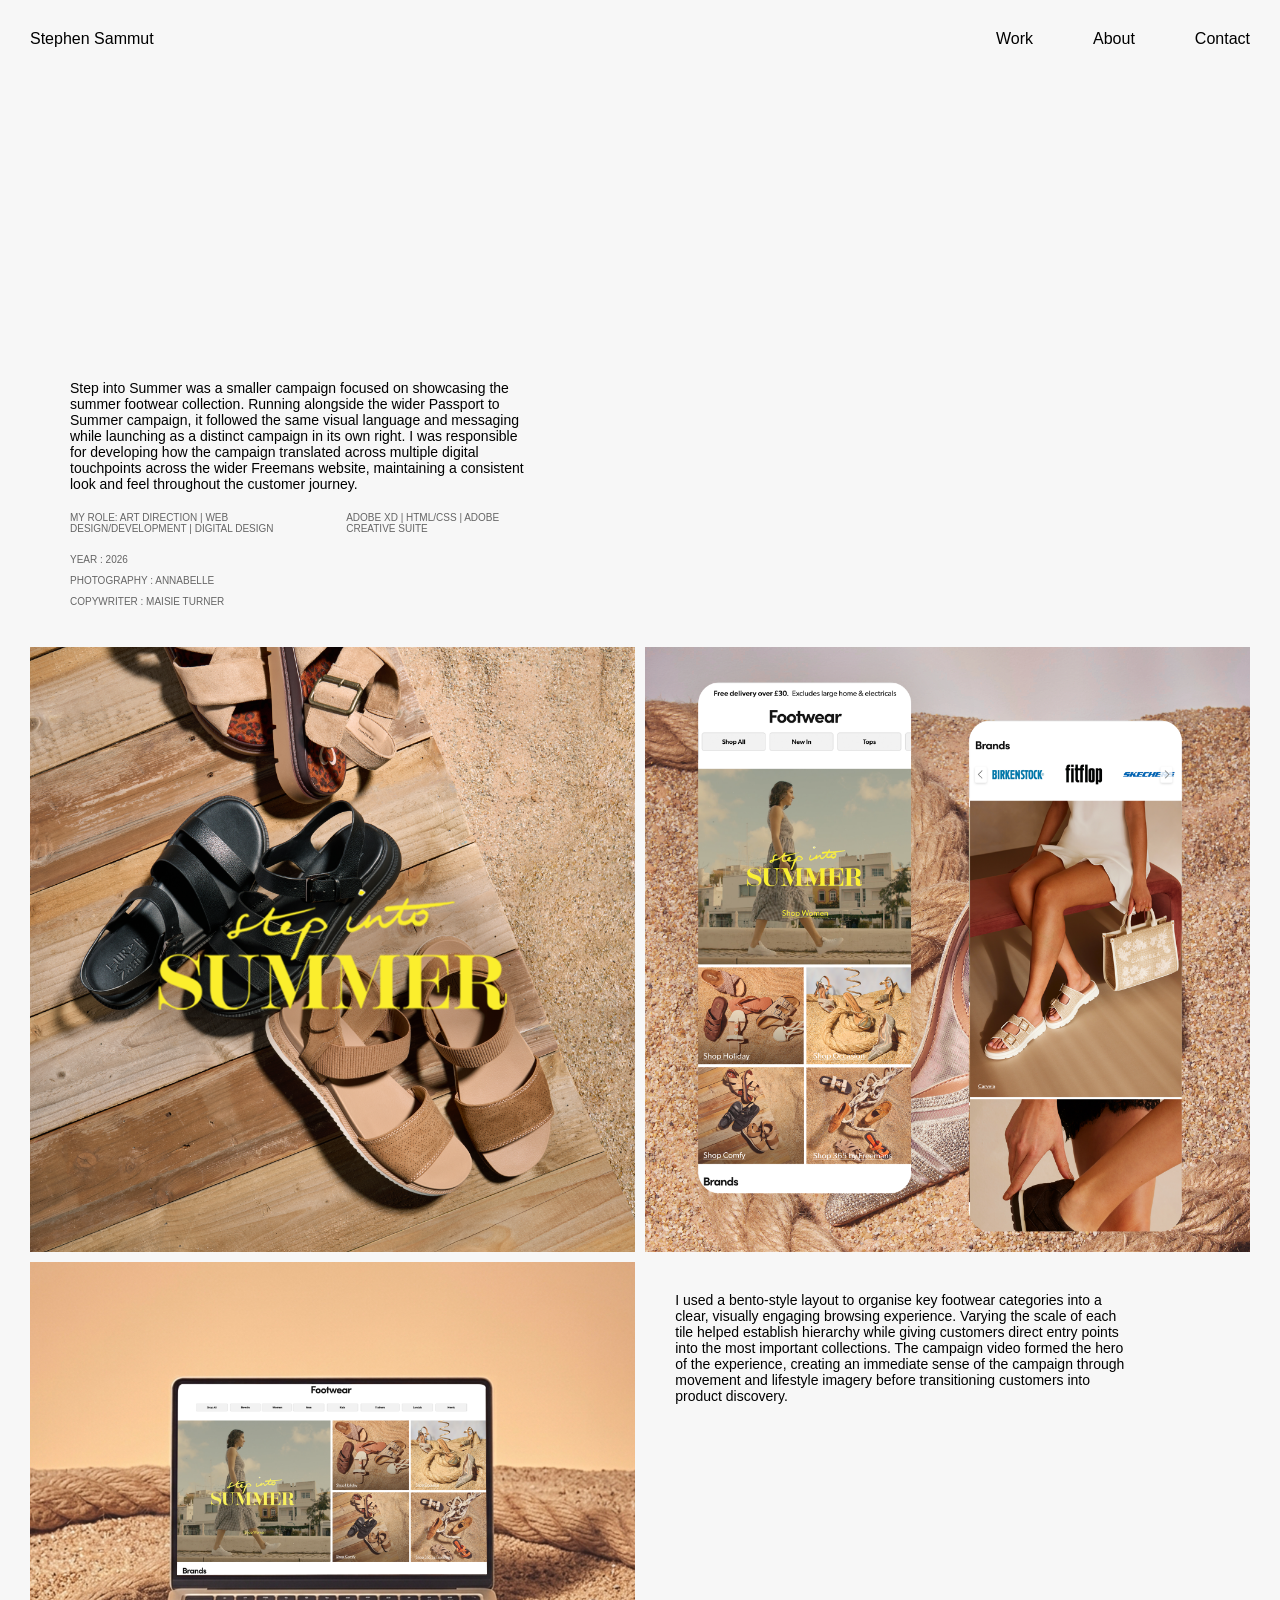
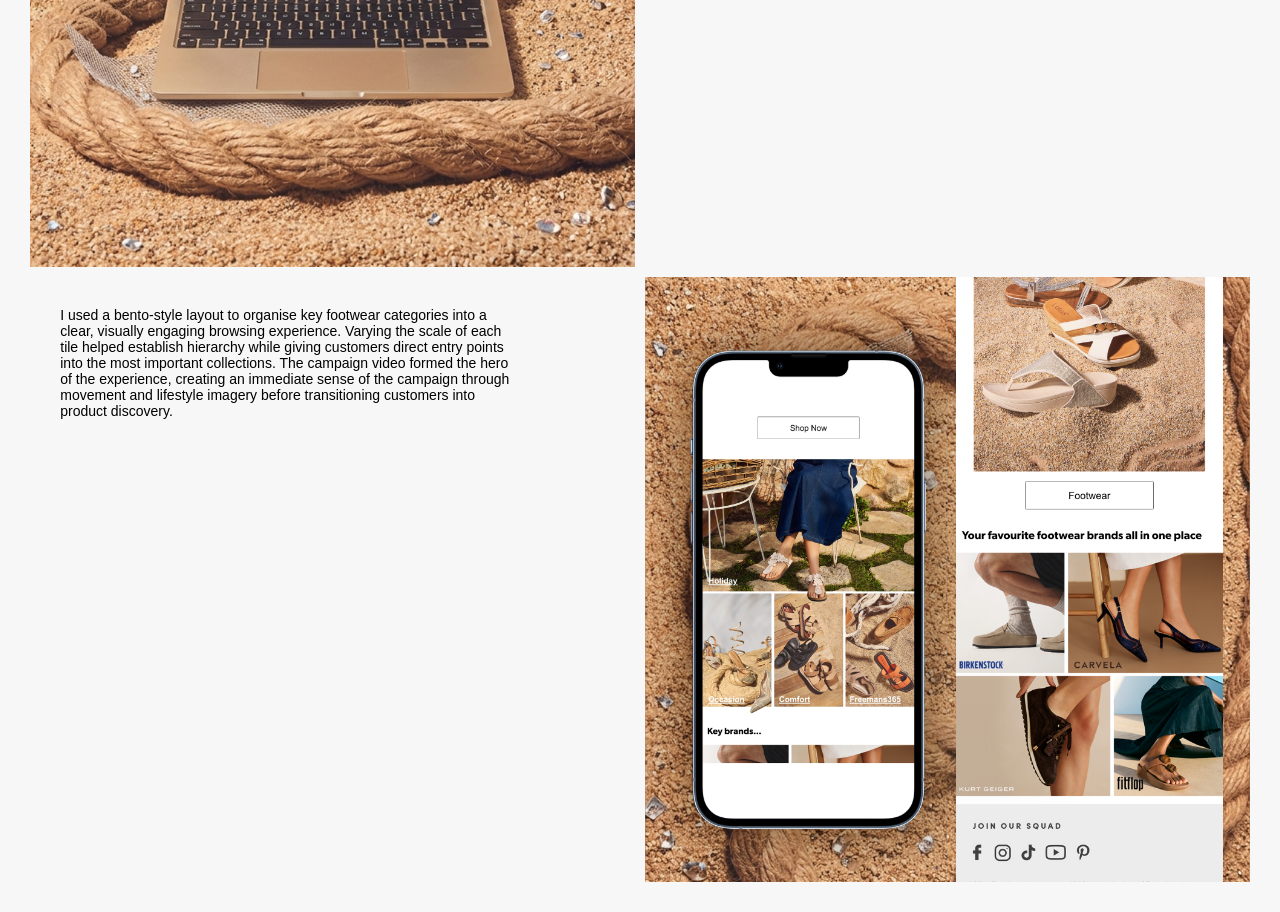
<file: stepintosummer.html>
<!DOCTYPE html>
<html lang="en">

<head>
  <meta charset="UTF-8">

  <meta name="viewport" content="width=device-width, initial-scale=1.0">

  <meta name="description"
    content="Stephen Sammut is a digital designer specialising in campaign-led UI and e-commerce experiences.">

  <meta name="author" content="Stephen Sammut">

  <link rel="stylesheet" href="stephenSitev2.css">


  <title>Stephen Sammut | Digital Designer</title>
</head>

<body>
  <div class="webpage">
    <header class="top-homepage">

      <a href="index.html">
        <div class="logo">
          Stephen Sammut
        </div>
      </a>

      <button class="menu-toggle" id="menuToggle">
        ☰
      </button>

      <nav id="mobileMenu">
        <a href="#">Work</a>
        <a href="#">About</a>
        <a href="#">Contact</a>
      </nav>

    </header>

    <div class="top-homepage new-row">
      <div class="grid-container">
        <div class="grid-container-2 column-layout">
          <div class="intro-copy case-study-intro">
            <p>Step into Summer was a smaller campaign focused on showcasing the summer footwear collection. Running alongside the wider Passport to Summer campaign, it followed the same visual language and messaging while launching as a distinct campaign in its own right. I was responsible for developing how the campaign translated across multiple digital touchpoints across the wider Freemans website, maintaining a consistent look and feel throughout the customer journey.</p>
          </div>
          <div class="project-copy-content">
            <div class="project-name-span">MY ROLE: ART DIRECTION | WEB DESIGN/DEVELOPMENT | DIGITAL DESIGN</div>
            <div class="project-name-span">ADOBE XD | HTML/CSS | ADOBE CREATIVE SUITE</div>
          </div>
          <div class="copy-stacked">
            <div class="project-name-span">YEAR : 2026</div>
            <div class="project-name-span">PHOTOGRAPHY : ANNABELLE</div>
            <div class="project-name-span">COPYWRITER : MAISIE TURNER </div>
          </div>
        </div>
      </div>
    </div>
    <!-- Your case study content goes here -->

    <main class="grid-container">
      <div class="grid-container-2 two-column-layout">
        <div class="case-study-container">
          <img src="imgs/sis/Stepintosummer_lockup.png" loading="lazy" alt="">
        </div>
        <div class="case-study-container">
          <img src="imgs/sis/Stepintosummer_mockup_MOB.png" loading="lazy" alt="">
        </div>
      </div>
   
    <div class="grid-container-2 two-column-layout">
        <div class="case-study-container">
          <img src="imgs/sis/Stepintosummer_mockup_desktoppng.png" loading="lazy" alt="">
        </div>
           <div class="intro-copy case-study-intro new-row">
        <p>I used a bento-style layout to organise key footwear categories into a clear, visually engaging browsing experience. Varying the scale of each tile helped establish hierarchy while giving customers direct entry points into the most important collections. The campaign video formed the hero of the experience, creating an immediate sense of the campaign through movement and lifestyle imagery before transitioning customers into product discovery.</p>
      </div>
    </div>  
    <div class="grid-container-2 two-column-layout">
       <div class="intro-copy case-study-intro new-row">
        <p>I used a bento-style layout to organise key footwear categories into a clear, visually engaging browsing experience. Varying the scale of each tile helped establish hierarchy while giving customers direct entry points into the most important collections. The campaign video formed the hero of the experience, creating an immediate sense of the campaign through movement and lifestyle imagery before transitioning customers into product discovery.</p>
      </div>
           <div class="case-study-container">
          <img src="imgs/sis/Stepintosummer_email.png" loading="lazy" alt="">
        </div>
    </div>  
     
          
  </main>
  </div>
  <script src="script.js"></script>
</body>

</html>
</file>
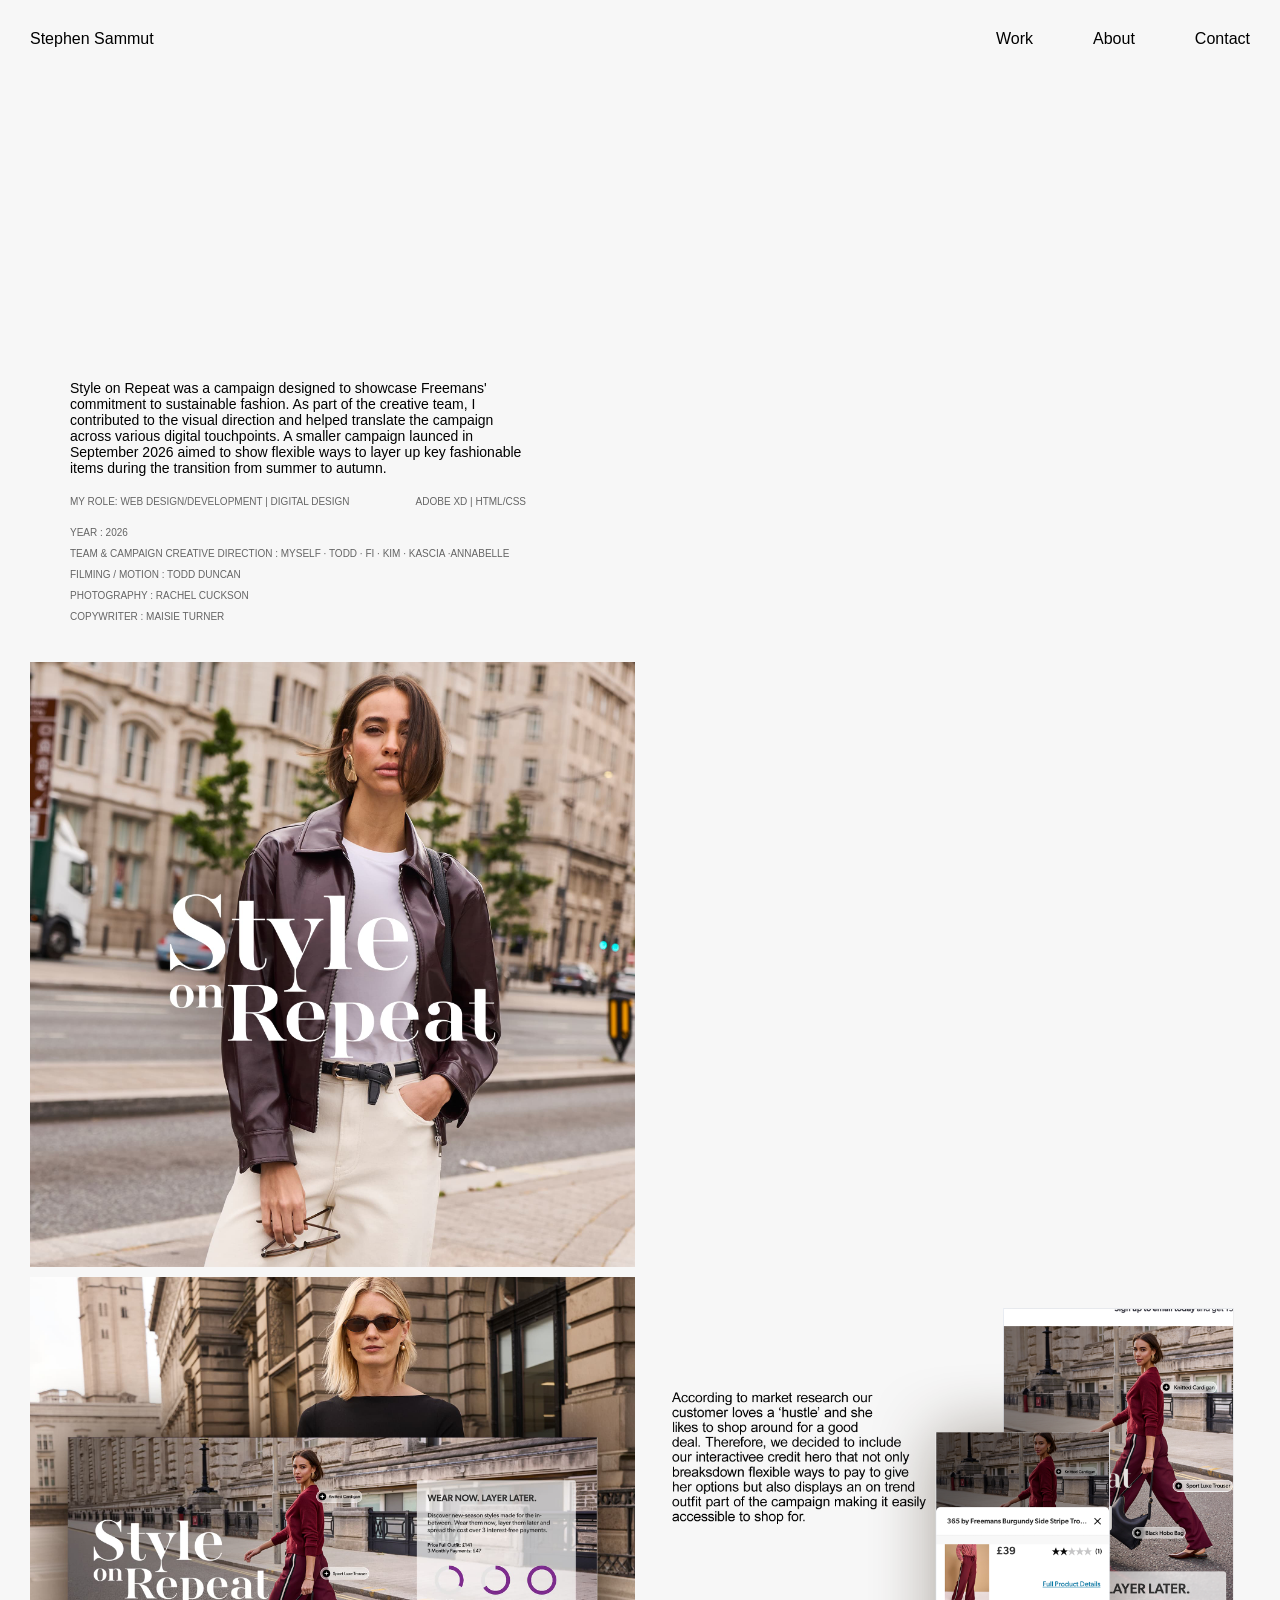
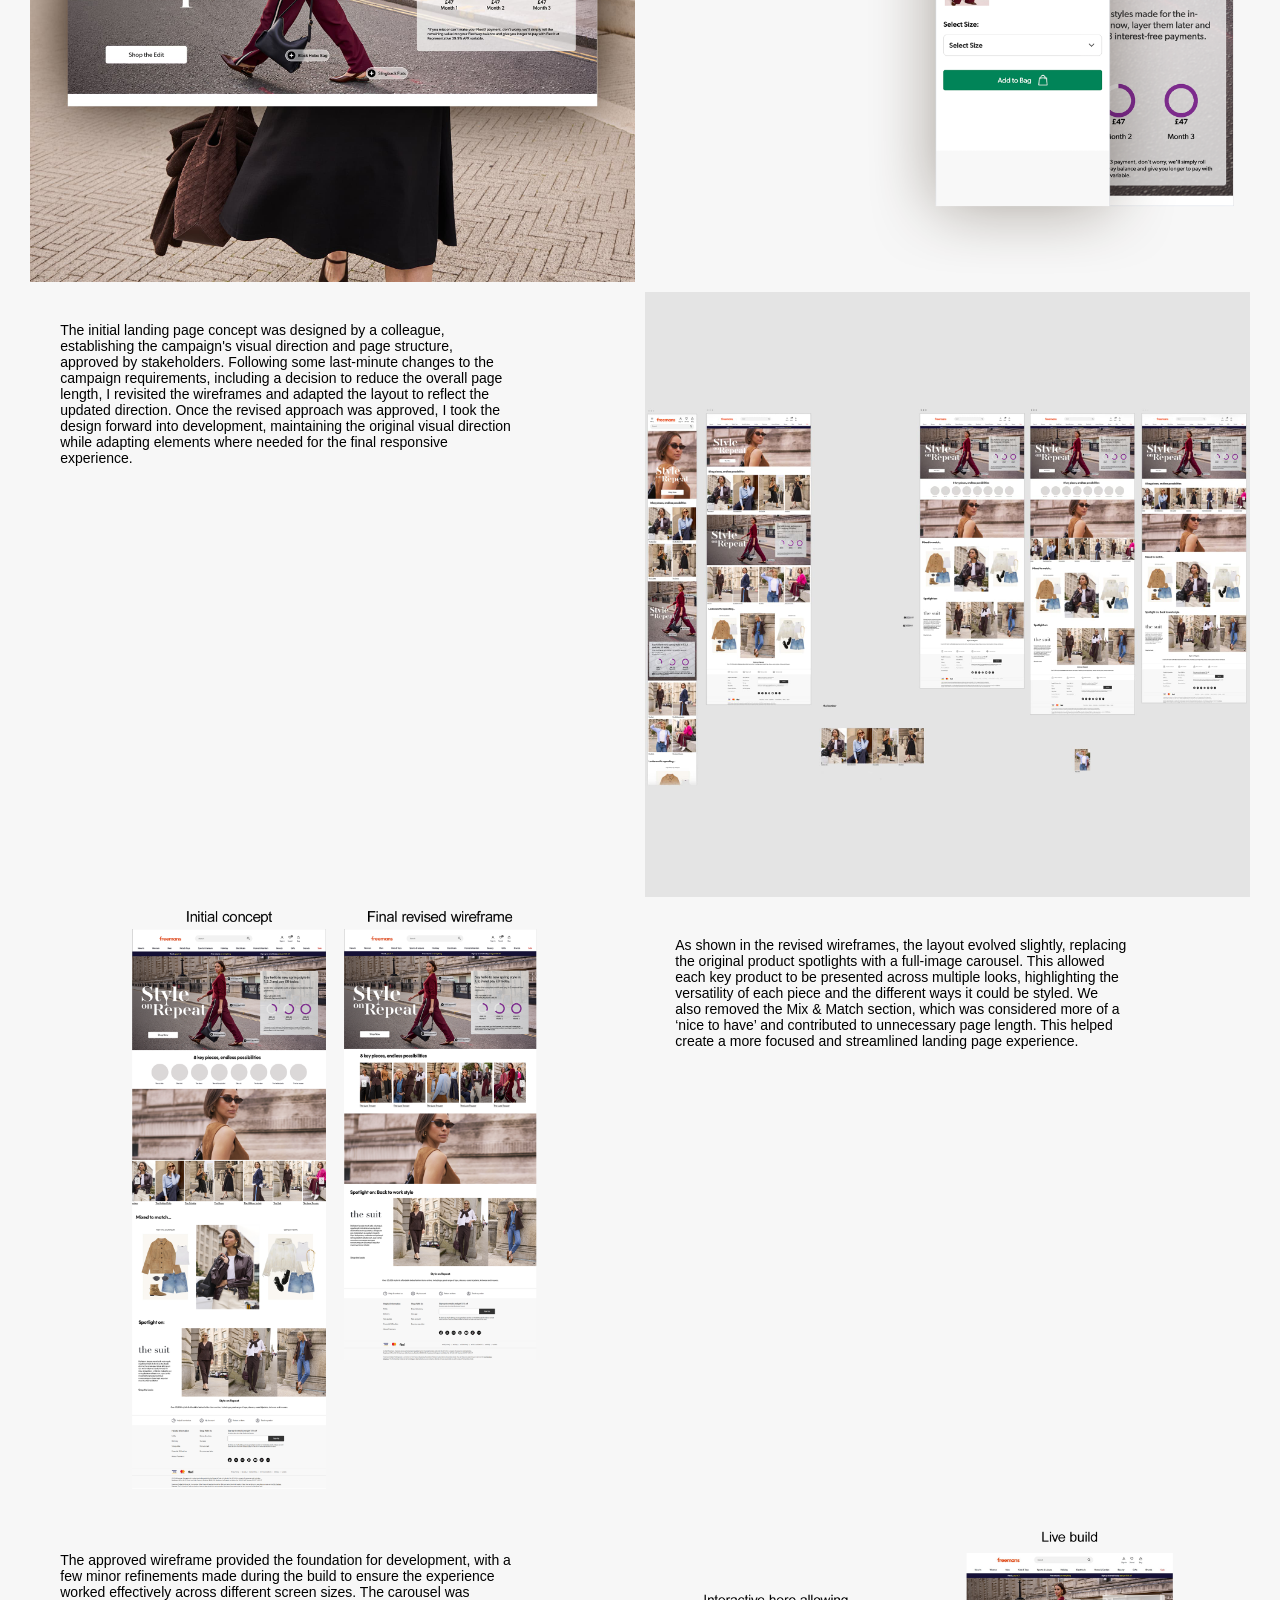
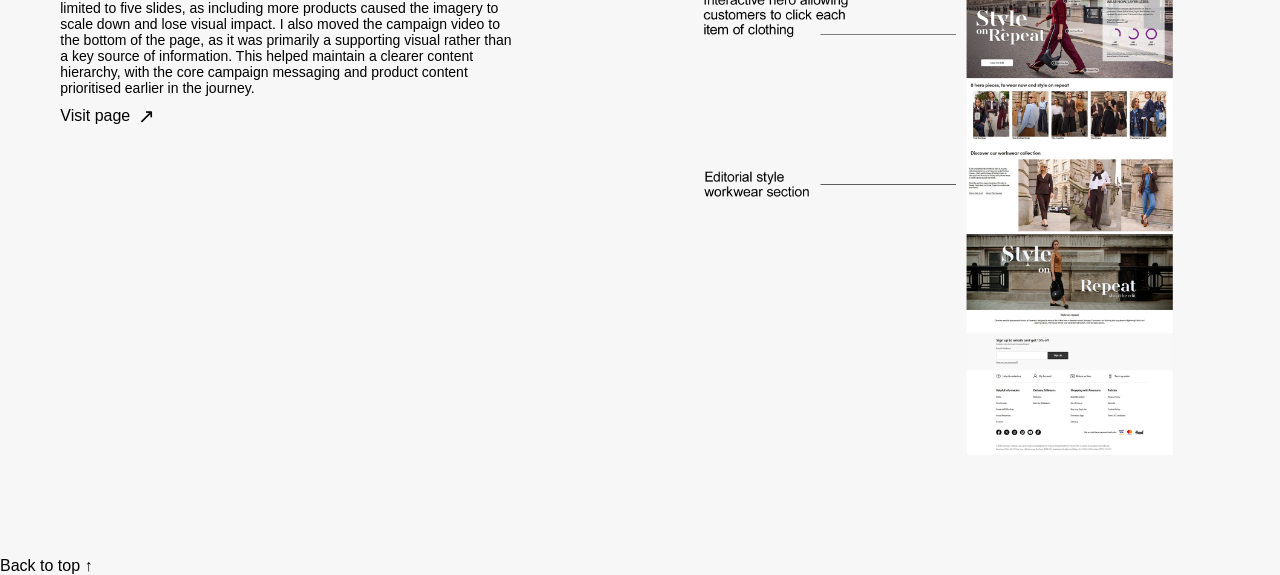
<file: styleonrepeat.html>
<!DOCTYPE html>
<html lang="en">

<head>
    <meta charset="UTF-8">

    <meta name="viewport" content="width=device-width, initial-scale=1.0">

    <meta name="description"
        content="Stephen Sammut is a digital designer specialising in campaign-led UI and e-commerce experiences.">

    <meta name="author" content="Stephen Sammut">

    <link rel="stylesheet" href="stephenSitev2.css">


    <title>Stephen Sammut | Digital Designer</title>
</head>

<body>
    <div class="webpage">
        <header class="top-homepage">

            <a href="index.html">
                <div class="logo">
                    Stephen Sammut
                </div>
            </a>

            <button class="menu-toggle" id="menuToggle">
                ☰
            </button>

            <nav id="mobileMenu">
                <a href="#">Work</a>
                <a href="#">About</a>
                <a href="#">Contact</a>
            </nav>

        </header>

        <div class="top-homepage new-row">
            <div class="grid-container">
                <div class="grid-container-2 column-layout">
                    <div class="intro-copy case-study-intro">
                        <p>Style on Repeat was a campaign designed to showcase Freemans' commitment to sustainable
                            fashion. As part of the creative team, I contributed to the visual direction and helped
                            translate the campaign across various digital touchpoints. A smaller campaign launced in
                            September 2026 aimed to show flexible ways to layer up key fashionable items during the
                            transition from summer to autumn.</p>
                    </div>
                    <div class="project-copy-content">
                        <div class="project-name-span">MY ROLE: WEB DESIGN/DEVELOPMENT | DIGITAL DESIGN</div>
                        <div class="project-name-span">ADOBE XD | HTML/CSS </div>
                    </div>
                    <div class="copy-stacked">
                        <div class="project-name-span">YEAR : 2026</div>
                        <div class="project-name-span">TEAM & CAMPAIGN CREATIVE DIRECTION : MYSELF · TODD · FI · KIM ·
                            KASCIA ·ANNABELLE</div>
                        <div class="project-name-span">FILMING / MOTION : TODD DUNCAN</div>
                        <div class="project-name-span">PHOTOGRAPHY : RACHEL CUCKSON</div>
                        <div class="project-name-span">COPYWRITER : MAISIE TURNER </div>
                    </div>
                </div>
            </div>
        </div>
        <!-- Your case study content goes here -->
        <main class="grid-container">
            <div class="grid-container-2 two-column-layout">
                <div class="case-study-container">
                    <img src="imgs/SOR/sor_lockup_photo.jpg" loading="lazy" alt="">
                </div>
                <div class="case-study-container">

                    <video class="video" autoplay muted loop playsinline>
                        <source src="imgs/SOR/sor_MOB_mockup_.mp4" type="video/mp4">
                    </video>
                </div>
            </div>
             <div class="grid-container-2 two-column-layout">
                <div class="case-study-container">
                    <img src="imgs/SOR/sor_desktopCredit_mockup_.jpg" loading="lazy" alt="">
                </div>
                 <div class="case-study-container">
                    <img src="imgs/SOR/XD_wireframes_5.png" loading="lazy" alt="">
                </div>
               
            </div>
            <div class="grid-container-2 two-column-layout">
                <div class="intro-copy case-study-intro new-row">
                    <p>The initial landing page concept was designed by a colleague, establishing the campaign's visual
                        direction and page structure, approved by stakeholders. Following some last-minute changes to
                        the campaign requirements, including a decision to reduce the overall page length, I revisited
                        the wireframes and adapted the layout to reflect the updated direction. Once the revised
                        approach was approved, I took the design forward into development, maintaining the original
                        visual direction while adapting elements where needed for the final responsive experience.</p>
                </div>
                <div class="case-study-container">
                    <img src="imgs/SOR/XD_wireframes_1.jpg" loading="lazy" alt="">
                </div>
            </div>
            <div class="grid-container-2 two-column-layout">
                <div class="case-study-container">
                    <img src="imgs/SOR/XD_wireframes_2.png" loading="lazy" alt="">
                </div>
                <div class="intro-copy case-study-intro new-row">
                    <p>As shown in the revised wireframes, the layout evolved slightly, replacing the original product spotlights with a full-image carousel. This allowed each key product to be presented across multiple looks, highlighting the versatility of each piece and the different ways it could be styled. We also removed the Mix & Match section, which was considered more of a ‘nice to have’ and contributed to unnecessary page length. This helped create a more focused and streamlined landing page experience. </p>
                </div>
            </div>
            <div class="grid-container-2 two-column-layout">
                <div class="intro-copy case-study-intro new-row">
                    <p>The approved wireframe provided the foundation for development, with a few minor refinements made during the build to ensure the experience worked effectively across different screen sizes. The carousel was limited to five slides, as including more products caused the imagery to scale down and lose visual impact. I also moved the campaign video to the bottom of the page, as it was primarily a supporting visual rather than a key source of information. This helped maintain a clearer content hierarchy, with the core campaign messaging and product content prioritised earlier in the journey. </p>
                    <a href="https://www.freemans.com/web/main/styleonrepeat.asp" target="_blank" rel="noopener noreferrer"
          class="case-study-link">
          <span>Visit page</span>
          <span class="arrow">↗</span>
        </a>
                </div>
                <div class="case-study-container">
                    <img src="imgs/SOR/XD_wireframes_4.png" loading="lazy" alt="">
                </div>
            </div>








    </div>
    
    </main>
<a href="#" class="back-to-top" id="backToTop" aria-label="Back to top">
    Back to top <span>↑</span>
</a>


    <script src="script.js"></script>
</body>

</html>
</file>
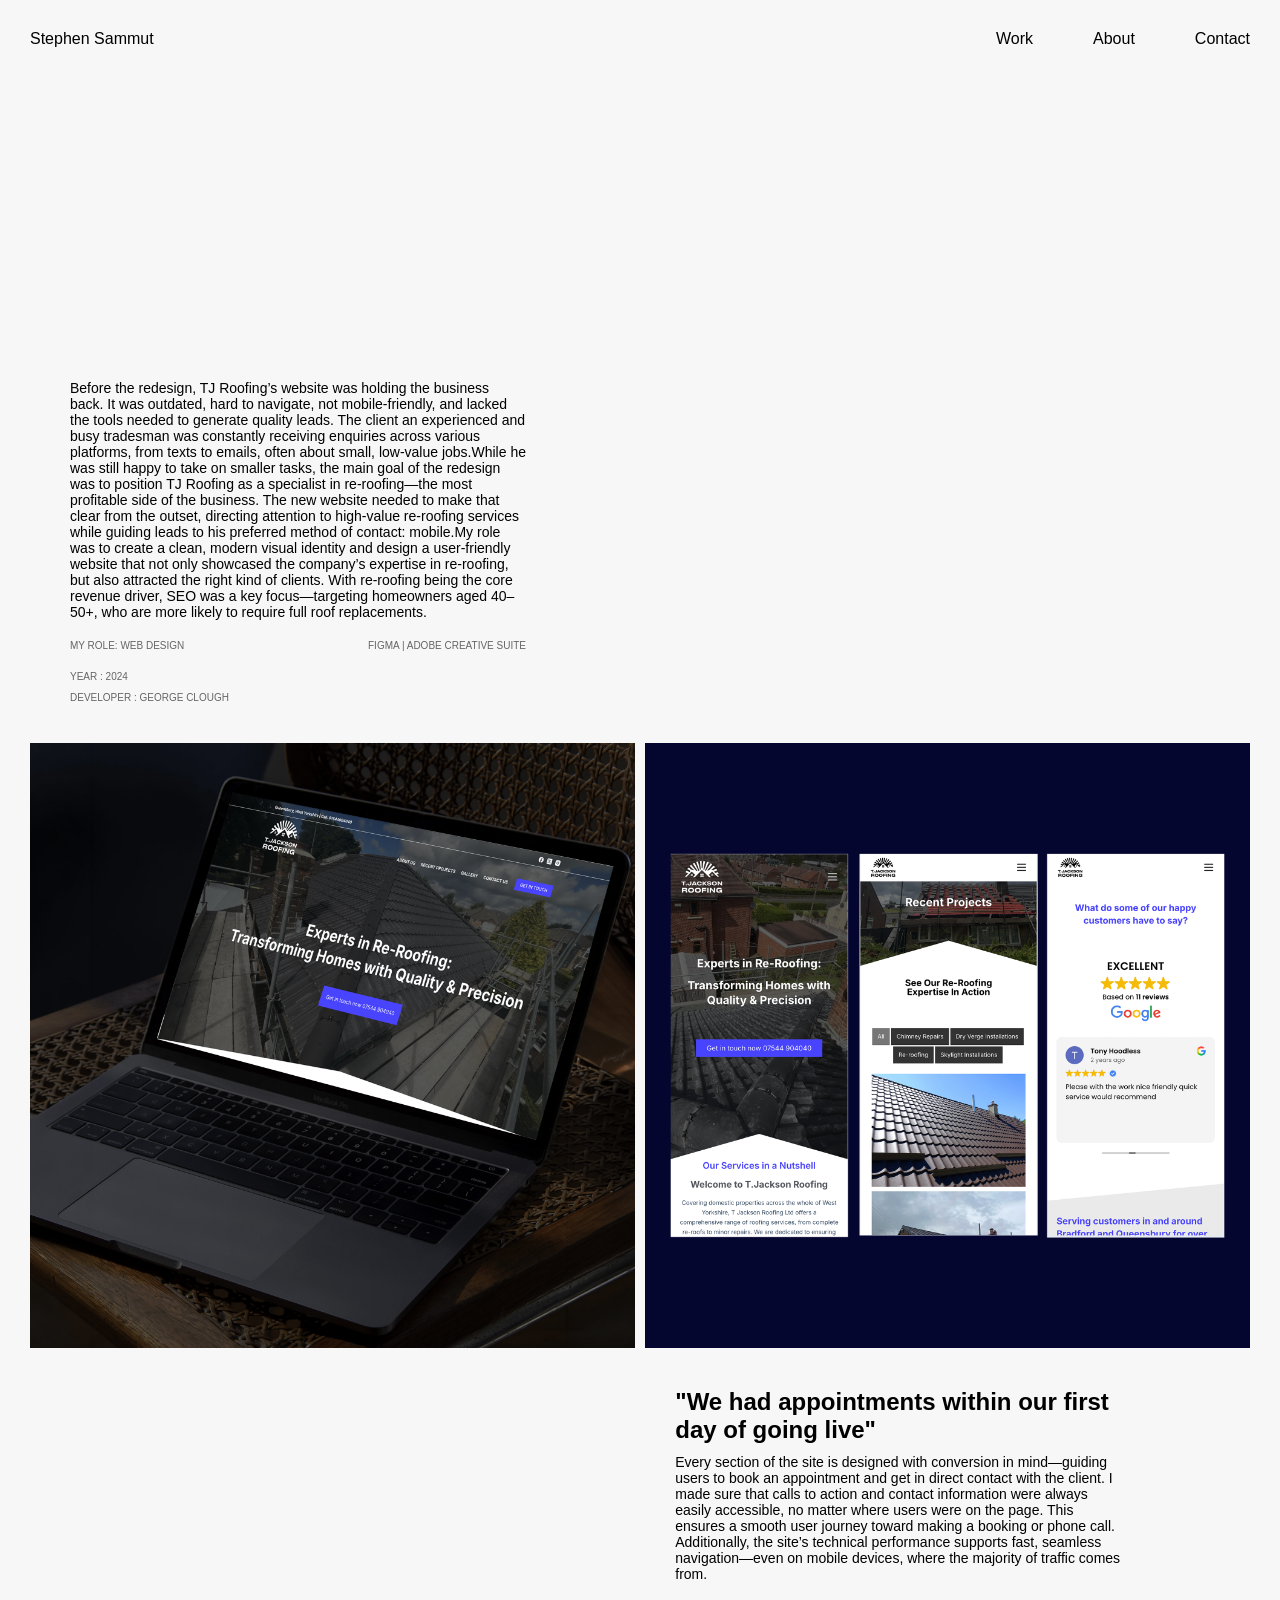
<file: tjroofing.html>
<!DOCTYPE html>
<html lang="en">

<head>
  <meta charset="UTF-8">

  <meta name="viewport" content="width=device-width, initial-scale=1.0">

  <meta name="description"
    content="Stephen Sammut is a digital designer specialising in campaign-led UI and e-commerce experiences.">

  <meta name="author" content="Stephen Sammut">

  <link rel="stylesheet" href="stephenSitev2.css">


  <title>Stephen Sammut | Digital Designer</title>
</head>

<body>
  <div class="webpage">
    <header class="top-homepage">

      <a href="index.html">
        <div class="logo">
          Stephen Sammut
        </div>
      </a>

      <button class="menu-toggle" id="menuToggle">
        ☰
      </button>

      <nav id="mobileMenu">
        <a href="#">Work</a>
        <a href="#">About</a>
        <a href="#">Contact</a>
      </nav>

    </header>

    <div class="top-homepage new-row">
      <div class="grid-container">
        <div class="grid-container-2 column-layout">
          <div class="intro-copy case-study-intro">
            <p>Before the redesign, TJ Roofing’s website was holding the business back. It was outdated, hard to navigate, not mobile-friendly, and lacked the tools needed to generate quality leads. The client an experienced and busy tradesman was constantly receiving enquiries across various platforms, from texts to emails, often about small, low-value jobs.While he was still happy to take on smaller tasks, the main goal of the redesign was to position TJ Roofing as a specialist in re-roofing—the most profitable side of the business. The new website needed to make that clear from the outset, directing attention to high-value re-roofing services while guiding leads to his preferred method of contact: mobile.My role was to create a clean, modern visual identity and design a user-friendly website that not only showcased the company’s expertise in re-roofing, but also attracted the right kind of clients. With re-roofing being the core revenue driver, SEO was a key focus—targeting homeowners aged 40–50+, who are more likely to require full roof replacements.</p>
          </div>
          <div class="project-copy-content">
            <div class="project-name-span">MY ROLE: WEB DESIGN</div>
            <div class="project-name-span">FIGMA | ADOBE CREATIVE SUITE</div>
          </div>
          <div class="copy-stacked">
            <div class="project-name-span">YEAR : 2024</div>
            <div class="project-name-span">DEVELOPER : GEORGE CLOUGH</div>
          </div>
        </div>
      </div>
    </div>
    <!-- Your case study content goes here -->

    <main class="grid-container">
      <div class="grid-container-2 two-column-layout">
        <div class="case-study-container">
          <img src="imgs/tj/tj_website_DT_mockup.png" loading="lazy" alt="">
        </div>
        <div class="case-study-container">
          <img src="imgs/tj/tj_website_mob_mockup.png" loading="lazy" alt="">
        </div>
      </div>
   <div class="grid-container-2 two-column-layout">
        <video class="video" autoplay muted loop playsinline>
            <source src="imgs/tj/tj_websiteAnimation_showcase_.mp4" type="video/mp4">
          </video>
        <div class="intro-copy case-study-intro new-row">
          <h2>"We had appointments within our first day of going live"</h2>
        <p>Every section of the site is designed with conversion in mind—guiding users to book an appointment and get in direct contact with the client. I made sure that calls to action and contact information were always easily accessible, no matter where users were on the page. This ensures a smooth user journey toward making a booking or phone call. Additionally, the site’s technical performance supports fast, seamless navigation—even on mobile devices, where the majority of traffic comes from.</p>
      </div>
      </div>
   
     
          
  </main>
  </div>
  <script src="script.js"></script>
</body>

</html>
</file>
<file: stephenSitev2.css>
* {
  box-sizing: border-box;
  margin: 0;
  padding: 0;
}

body {
  font-family: Arial, sans-serif;
  background-color: #f7f7f7;
}

h2 {
  font-size: 24px;
  margin-bottom: 10px;
}



.webpage {
  width: 100%;
  min-height: 100vh;
  padding: 20px;
}

/* CASE STUDY LINK */

.case-study-link {
  display: inline-flex;
  align-items: center;
  gap: 8px;
  text-decoration: none;
  color: inherit;
  font-size: 16px;
  transition: gap 0.3s ease;
  padding-top: 10px;
}

.case-study-link .arrow {
  font-size: 20px;
  line-height: 1;
  transition: transform 0.3s ease;
}

.case-study-link:hover {
  gap: 12px;
}

.case-study-link:hover .arrow {
  transform: translate(2px, -2px);
}


/* -------------------------
   HEADER
------------------------- */

.top-homepage {
  width: 100%;
  height: 320px;

  display: flex;
  justify-content: space-between;
  align-items: flex-start;

  padding: 10px;
}

.top-homepage.new-row {
  padding: 40px;
  height: 100%;
}

.logo {
  font-size: 16px;
}

nav {
  display: flex;
  gap: 60px;
}

nav a {
  color: #000;
  text-decoration: none;
}

.menu-toggle {
  display: none;
}

/* -------------------------
   PROJECT GRID
------------------------- */

.grid-container {
  width: 100%;
  padding: 0 10px;
}

.grid-container-2 {
  display: grid;
  grid-template-columns: repeat(4, 1fr);
  gap: 10px;
  width: 100%;
}

.grid-container-2.column-layout {
  display: flex;
  flex-direction: column;
  width: 40%;
  height: 100%;
}

.grid-container-2.two-column-layout {
  display: grid;
  grid-template-columns: repeat(2, 1fr);
  gap: 10px;
  width: 100%;
}

.video {
  width: 100%;
  height: auto;
  display: block;
}

/* -------------------------
   PROJECT
------------------------- */

.one-col-layout {
  display: flex;
  flex-direction: column;
  width: 71%;
  height: 100%;
  margin: 0 auto;
}

.case-study-container {
  width: 100%;
  margin-bottom: 10px;
}

.case-study-container a {
  display: block;
  color: #000;
  text-decoration: none;
}

.case-study-container img {
  display: block;
  width: 100%;
  height: 100%;
  object-fit: cover;
}

.case-study-container.two-rows {
  display: grid;
  grid-template-rows: 1fr 1fr;
  gap: 5px;
}

.case-study-text {
  margin-top: 8px;
  font-size: 12px;
}

.project-name {
  padding-top: 10px;
  font-size: 12px;
}

.project-name-span {
  padding-top: 10px;
  font-size: 10px;
  color: #656565;
}

.project-copy-content {
  display: flex;
  justify-content: space-between;
}

.intro-copy {
  padding-bottom: 100px;
  font-size: 14px;
}

.intro-copy.case-study-intro {
  padding-bottom: 0px;
}

.intro-copy.case-study-intro.new-row {
  width: 40vw;
  padding: 5%;
}



@media (min-width: 1024px) {
  a {
    position: relative;
    text-decoration: none;
    color: inherit;
  }

  a::after {
    content: "";
    position: absolute;
    left: 0;
    bottom: -4px;
    width: 100%;
    height: 1px;
    background: currentColor;
    transform: scaleX(0);
    transform-origin: left;
    transition: transform 0.4s cubic-bezier(0.16, 1, 0.3, 1);
  }

  a:hover::after {
    transform: scaleX(1);
  }
}

@media (max-width: 1080px) {
  .project-copy-content {
    display: block;
  }
}

@media (max-width: 768px) {

  .grid-container-2.column-layout {

    width: 100%;
  }

  .intro-copy.case-study-intro.new-row {
    width: 100%;
    padding: 5%;
  }

  .grid-container-2 {
    display: grid;
    grid-template-columns: repeat(2, 1fr);
    gap: 5px;
    width: 100%;
  }

  .menu-toggle {
    display: block;
    position: relative;
    z-index: 10;
    border: none;
    background: none;
  }

  nav {
    position: fixed;
    top: 0;
    right: 0;

    width: 7vw;
    height: 100vh;
    box-shadow: -8px 0 30px rgba(0, 0, 0, 0.08);

    background: #fff;

    display: flex;
    flex-direction: column;
    justify-content: center;
    align-items: flex-start;

    padding: 80px;

    transform: translateX(100%);

    transition: transform 0.7s cubic-bezier(0.76, 0, 0.24, 1);
  }

  nav.open {
    transform: translateX(0);
  }
}

@media (max-width: 600px) {
  .intro-copy.case-study-intro.new-row {
    width: 100%;
    padding: 2%;
    padding-bottom: 6%;
  }

  .grid-container {
    padding-bottom: 5%;
  }

  .grid-container-2 {
    display: grid;
    grid-template-columns: repeat(1, 1fr);
  }

  .top-homepage {
    height: 230px;
  }

  .grid-container-2.two-column-layout {
    display: grid;
    grid-template-columns: repeat(1, 1fr);
  }

  .grid-container-2.column-layout {
    width: 100%;
  }

  .top-homepage.new-row {
    padding: 0;
  }

  .case-study-container {
    margin-bottom: 5px;
  }
}

@media (max-width: 462px) {

  .one-col-layout {
    width: 100%;
    position: absolute;
    top: 137%;
    left: 0%;
  }

  .padding {
    padding: 10px;
  }

  .project-copy-content {
    display: block;
  }

  .intro-copy.case-study-intro {
    padding-bottom: 10px;
    font-size: 0.889rem;
    line-height: 1.1rem;
  }

  .case-study-container {
    padding-bottom: 5%;
  }

  .project-name-span {
    padding-top: 5px;
  }

  .intro-copy.case-study-intro.new-row {
    font-size: 0.7rem;
    line-height: 1.1rem;
  }
}
</file>
